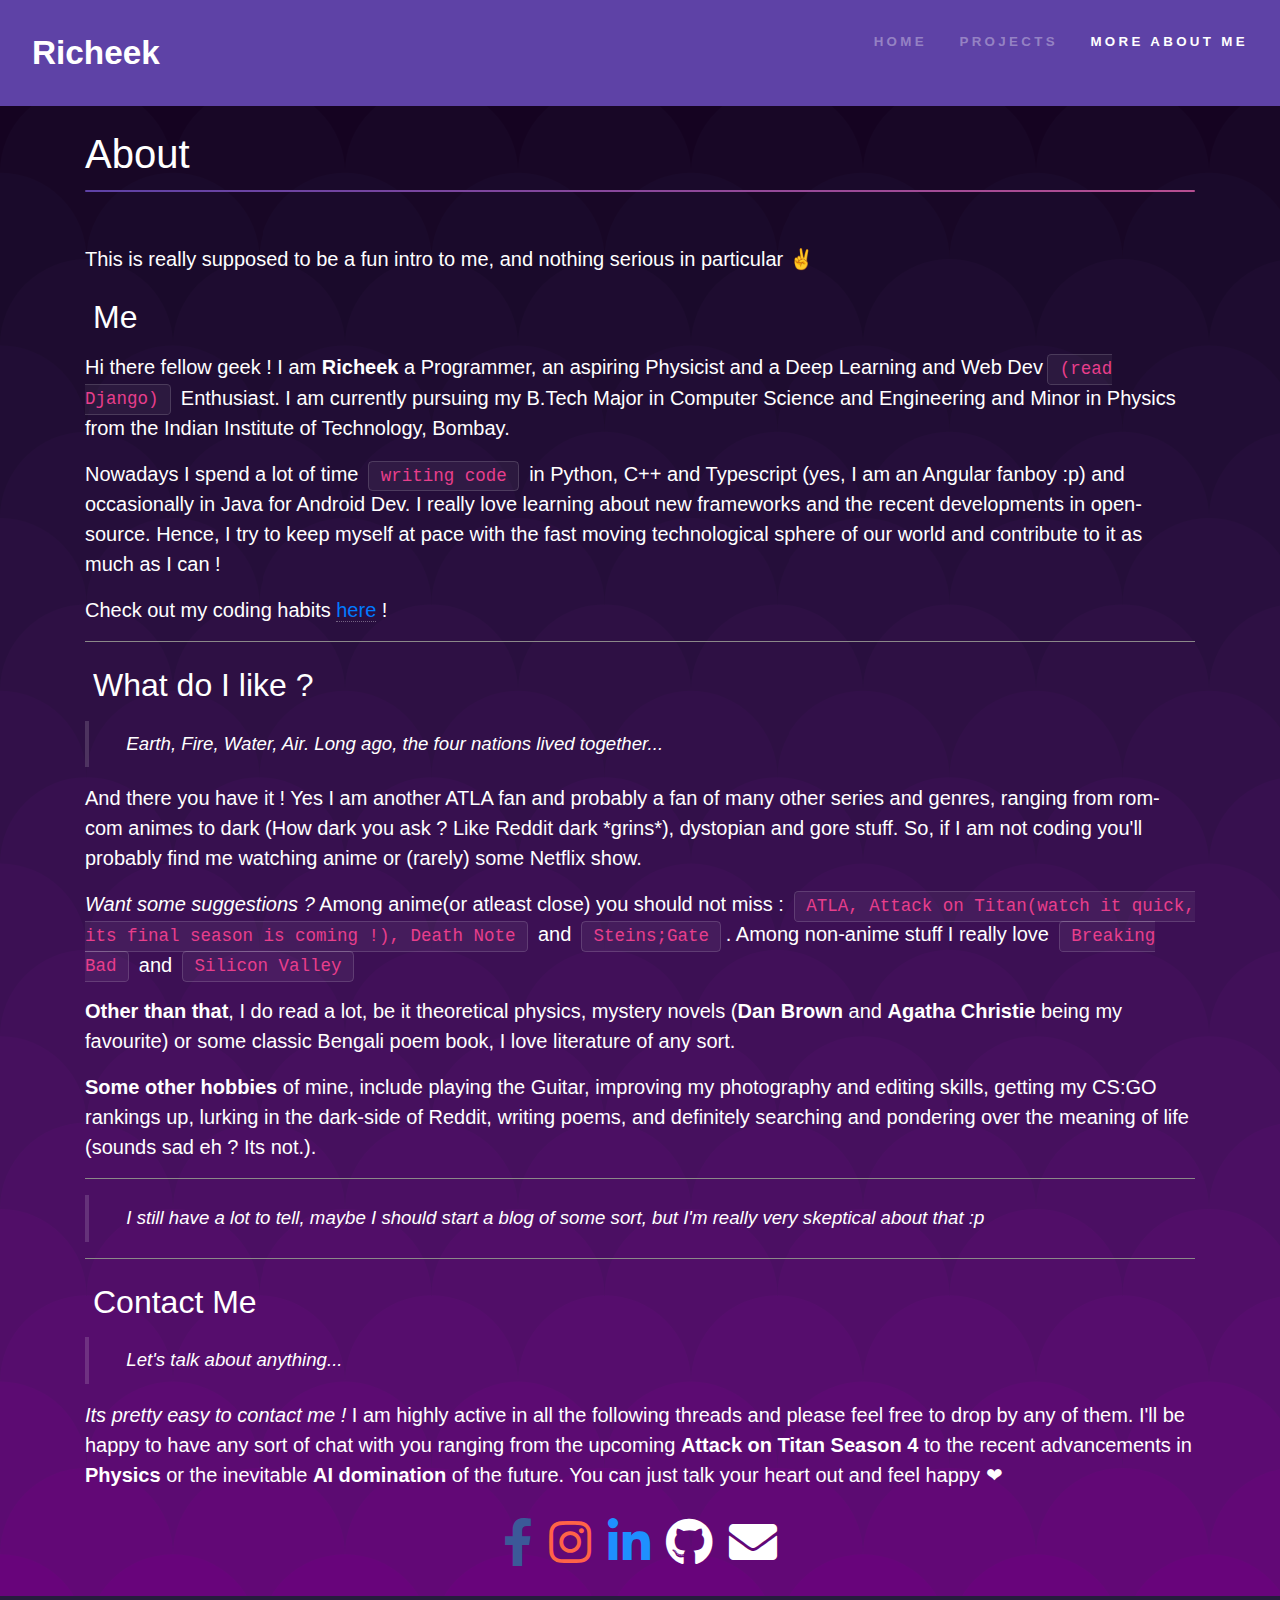
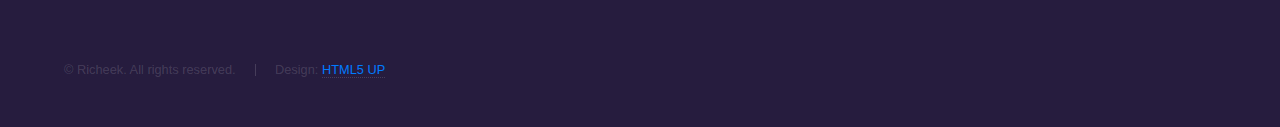
<file: about.html>
<!DOCTYPE HTML>
<!--
	Hyperspace by HTML5 UP
	html5up.net | @ajlkn
	Free for personal and commercial use under the CCA 3.0 license (html5up.net/license)
-->
<html>
	<head>
		<title>About - sudoRicheek</title>
		<meta charset="utf-8" />
		<meta name="viewport" content="width=device-width, initial-scale=1, user-scalable=no" />
		<link rel="shortcut icon" type="image/x-icon" href="images/favicon.ico" />
		<link rel="stylesheet" href="assets/css/main.css" />
        <link rel="stylesheet" href="https://maxcdn.bootstrapcdn.com/bootstrap/4.0.0/css/bootstrap.min.css" integrity="sha384-Gn5384xqQ1aoWXA+058RXPxPg6fy4IWvTNh0E263XmFcJlSAwiGgFAW/dAiS6JXm" crossorigin="anonymous">
<noscript><link rel="stylesheet" href="assets/css/noscript.css" /></noscript>
        <style type="text/css">
            p{
                font-size: 15pt;
            }
			body { 
				background-image: url('assets/css/images/Dragon-Scales.svg') !important; 
			}
		</style>
	</head>
	<body class="is-preload">

		<!-- Header -->
			<header id="header">
				<a href="index.html" class="title"  style="font-size: 25pt;">Richeek</a>
				<nav>
					<ul>
						<li><a href="index.html" style="font-size: 10pt;">Home</a></li>
						<li><a href="projects.html" style="font-size: 10pt;">Projects</a></li>
						<li><a href="about.html"  class="active" style="font-size: 10pt;">More About Me</a></li>
					</ul>
				</nav>
			</header>

		<!-- Wrapper -->
			<div id="wrapper">

				<!-- Main -->
					<section id="main" class="wrapper">
						<div class="container pt-4 text-white">
							<h1 class="major">About</h1>
                            <p>This is really supposed to be a fun intro to me, and nothing serious in particular ✌</p>
							<!-- Text -->
								<section>
									<h2 class="p-2">Me</h2>
									<p>Hi there fellow geek ! I am <b>Richeek</b> a Programmer, an aspiring Physicist and a Deep Learning and Web Dev<code>(read Django)</code> Enthusiast. I am currently pursuing my B.Tech Major in Computer Science and Engineering and Minor in Physics from the Indian Institute of Technology, Bombay.</p>
									<p>Nowadays I spend a lot of time <code>writing code</code> in Python, C++ and Typescript (yes, I am an Angular fanboy :p) and occasionally in Java for Android Dev. I really love learning about new frameworks and the recent developments in open-source. Hence, I try to keep myself at pace with the fast moving technological sphere of our world and contribute to it as much as I can !</p>
                                    
                                    <p>Check out my coding habits <a href="https://sourcerer.io/sudoricheek">here</a> !</p>
									<hr style="background-color: rgb(155, 153, 153);"/>
                                    
                                    <h2 class="p-2">What do I like ?</h2>
                                    <blockquote style="font-size: 14pt;">Earth, Fire, Water, Air. Long ago, the four nations lived together...</blockquote>
                                    <p>And there you have it ! Yes I am another ATLA fan and probably a fan of many other series and genres, ranging from rom-com animes to dark (How dark you ask ? Like Reddit dark *grins*), dystopian and gore stuff. So, if I am not coding you'll probably find me watching anime or (rarely) some Netflix show.</p>
                                    <p><i>Want some suggestions ?</i> Among anime(or atleast close) you should not miss : <code>ATLA, Attack on Titan(watch it quick, its final season is coming !), Death Note</code> and  <code>Steins;Gate</code>. Among non-anime stuff I really love <code>Breaking Bad</code> and <code>Silicon Valley</code></p>
                                    <p><b>Other than that</b>, I do read a lot, be it theoretical physics, mystery novels (<b>Dan Brown</b> and <b>Agatha Christie</b> being my favourite) or some classic Bengali poem book, I love literature of any sort.</p>
                                    <p><b>Some other hobbies</b> of mine, include playing the Guitar, improving my photography and editing skills, getting my CS:GO rankings up, lurking in the dark-side of Reddit, writing poems, and definitely searching and pondering over the meaning of life (sounds sad eh ? Its not.).</p>
                                    <hr style="background-color: rgb(155, 153, 153);"/>
                                    <blockquote style="font-size: 14pt;">I still have a lot to tell, maybe I should start a blog of some sort, but I'm really very skeptical about that :p</blockquote>
                                    <hr style="background-color: rgb(155, 153, 153);"/>

                                    <h2 class="p-2">Contact Me</h2>
                                    <blockquote style="font-size: 14pt;">
                                        Let's talk about anything...
                                    </blockquote>
                                    <p><i>Its pretty easy to contact me !</i> I am highly active in all the following threads and please feel free 
                                        to drop by any of them. I'll be happy to have any sort of chat with you ranging from the upcoming <strong>Attack on Titan Season 4</strong>
                                        to the recent advancements in <strong>Physics</strong> or the inevitable <strong>AI domination</strong> of the future. You can just talk your heart out and feel happy ❤</p>    
                                        
                                        <ul class="icons text-center">
                                            <li><a href="https://www.facebook.com/karan.swaminath.3" class="icon brands fa-facebook-f fa-3x" style="color: #3b5998;"><span class="label">Facebook</span></a></li>
                                            <li><a href="https://www.instagram.com/richeekdas2001/" class="icon brands fa-instagram fa-3x" style="color: tomato;"><span class="label">Instagram</span></a></li>
                                            <li><a href="https://www.linkedin.com/in/richeek-das-204b84188/" class="icon brands fa-linkedin-in fa-3x" style="color: dodgerblue;"><span class="label">LinkedIn</span></a></li>
                                            <li><a href="https://github.com/sudoRicheek" class="icon brands fa-github fa-3x" style="color: white;"><span class="label">Github</span></a></li>
                                            <li><a href="mailto:richeekdas2001@gmail.com" class="fa fa-envelope fa-3x" style="color:white; text-decoration: none;"><span class="label">Mail Me</span></a></li>
                                        </ul>

                                </section>
                        </div>
                    </section>
                </div>
                                    
                                    
		<!-- Footer -->
			<footer id="footer" class="wrapper alt">
				<div class="inner">
					<ul class="menu">
						<li>&copy; Richeek. All rights reserved.</li><li>Design: <a href="http://html5up.net">HTML5 UP</a></li>
					</ul>
				</div>
			</footer>

		<!-- Scripts -->
			<script src="assets/js/jquery.min.js"></script>
			<script src="assets/js/jquery.scrollex.min.js"></script>
			<script src="assets/js/jquery.scrolly.min.js"></script>
			<script src="assets/js/browser.min.js"></script>
			<script src="assets/js/breakpoints.min.js"></script>
			<script src="assets/js/util.js"></script>
			<script src="assets/js/main.js"></script>

	</body>
</html>
</file>
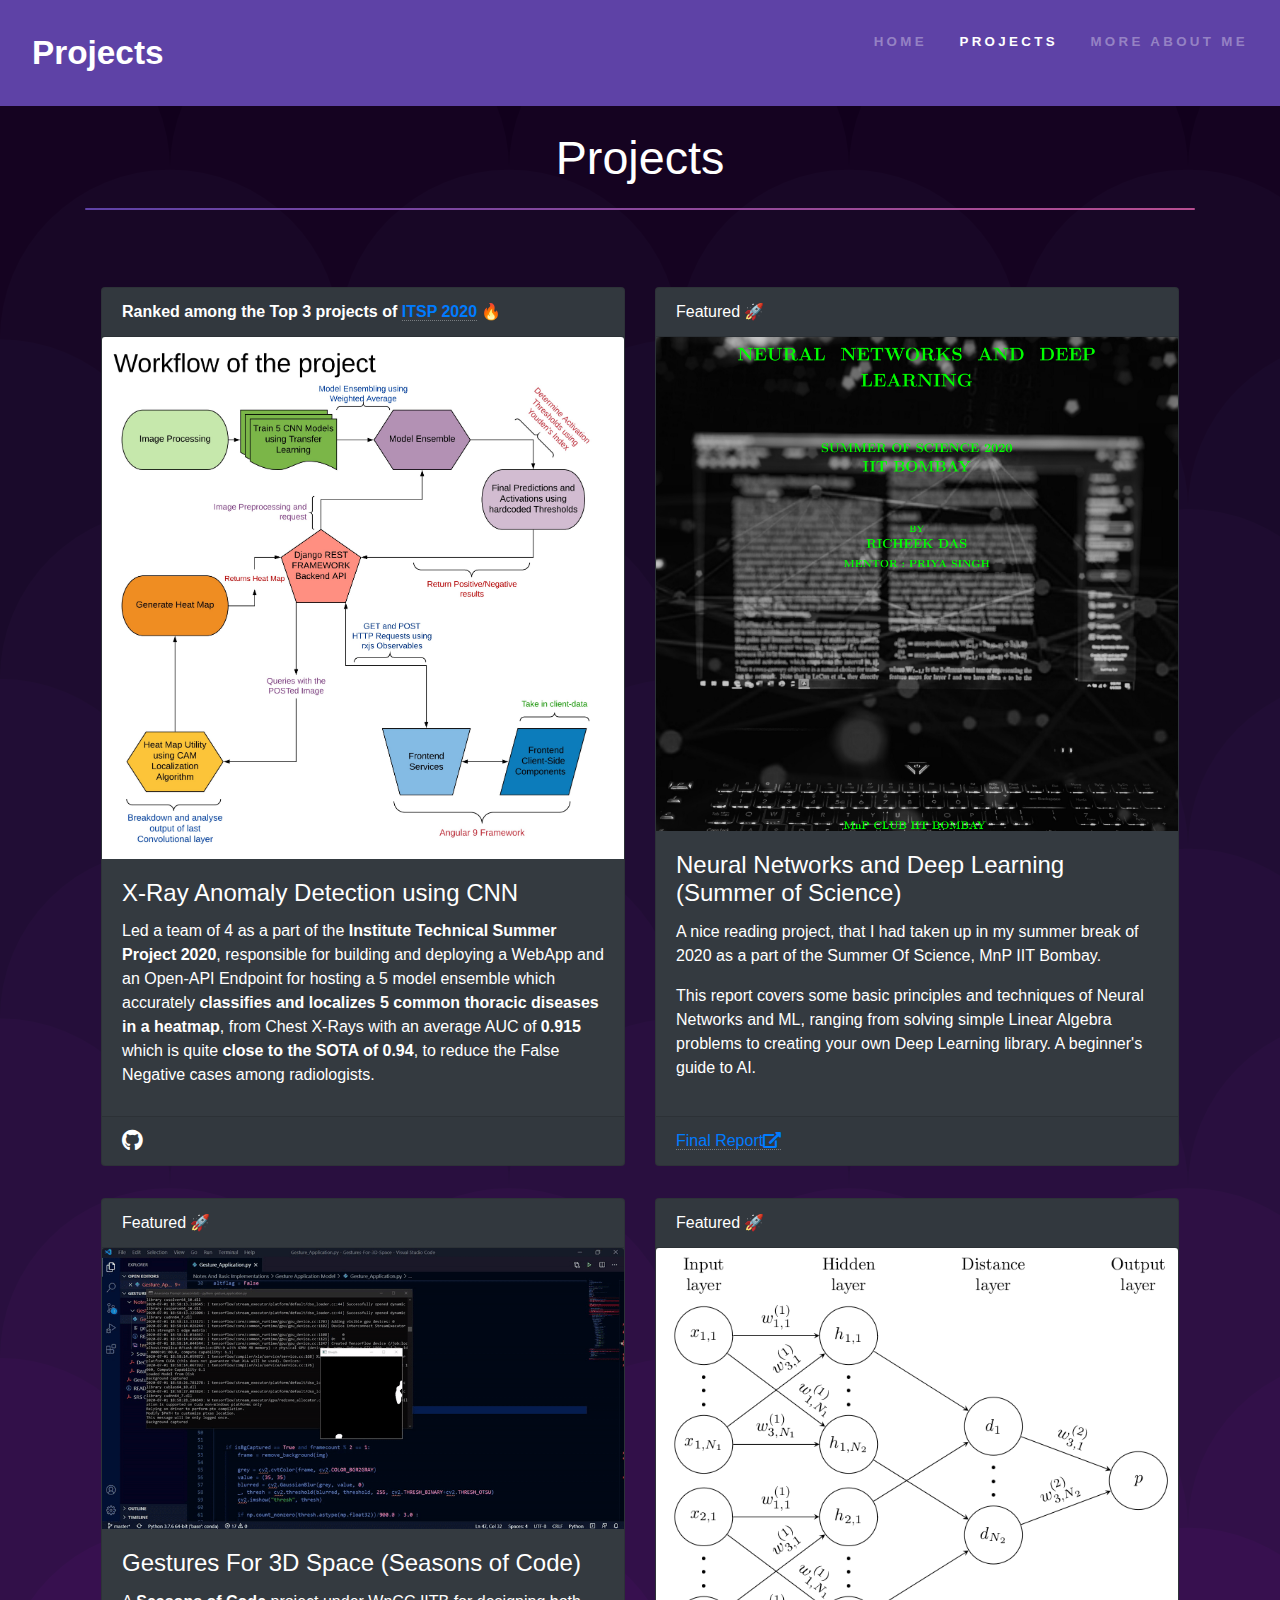
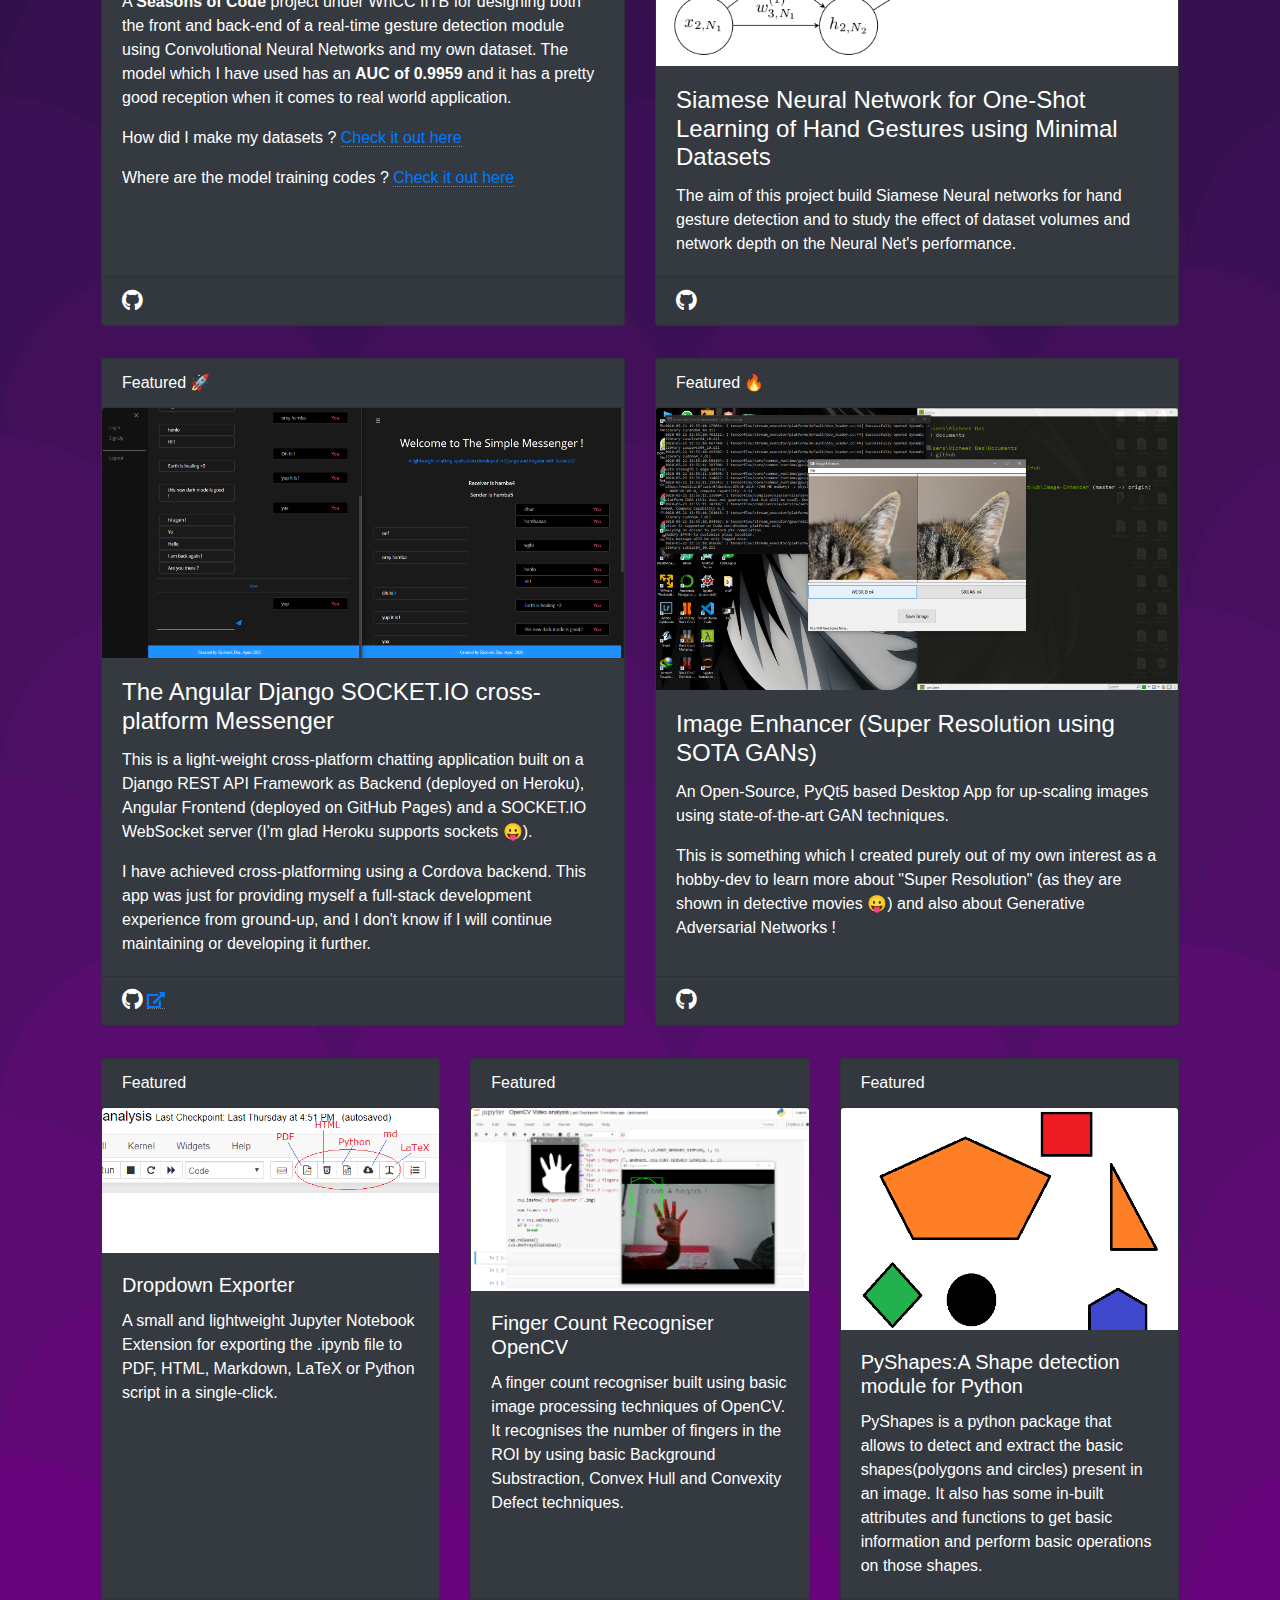
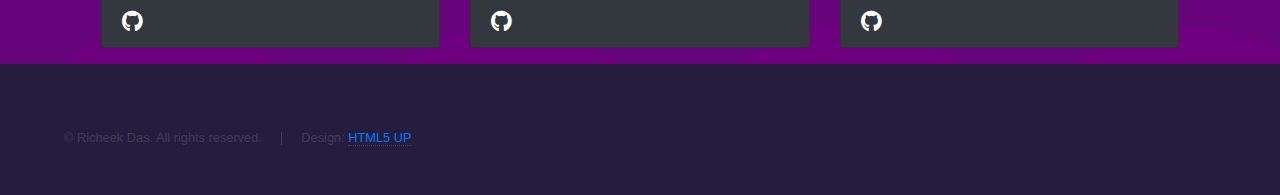
<file: projects.html>
<!DOCTYPE HTML>
<!--
	Hyperspace by HTML5 UP
	html5up.net | @ajlkn
	Free for personal and commercial use under the CCA 3.0 license (html5up.net/license)
-->
<html>
	<head>
		<title>Projects - sudoRicheek</title>
		<meta charset="utf-8" />
		<meta name="viewport" content="width=device-width, initial-scale=1, user-scalable=no" />
		<link rel="stylesheet" href="assets/css/main.css" />
		<link rel="shortcut icon" type="image/x-icon" href="images/favicon.ico" />
		<link rel="stylesheet" href="https://maxcdn.bootstrapcdn.com/bootstrap/4.0.0/css/bootstrap.min.css" integrity="sha384-Gn5384xqQ1aoWXA+058RXPxPg6fy4IWvTNh0E263XmFcJlSAwiGgFAW/dAiS6JXm" crossorigin="anonymous">

		<noscript><link rel="stylesheet" href="assets/css/noscript.css" /></noscript>
		<style type="text/css">
			a.fab{
				color: white;
				text-decoration: none;
				border: none;
			}
			body { 
				background-image: url('assets/css/images/Dragon-Scales.svg') !important;
			}
		</style>
	</head>
	<body class="is-preload">

		<!-- Header -->
			<header id="header">
				<a href="index.html" class="title" style="font-size: 25pt;">Projects</a>
				<nav>
					<ul>
						<li><a href="index.html" style="font-size: 10pt;">Home</a></li>
						<li><a href="projects.html" class="active" style="font-size: 10pt;">Projects</a></li>
						<li><a href="about.html" style="font-size: 10pt;">More About Me</a></li>
					</ul>
				</nav>
			</header>

		<!-- Wrapper -->
			<div class="container">
				<h1 class="major p-4 text-center text-white" style="font-size: 35pt;">Projects</h1>
				<div class="card-deck p-3">
					<div class="card text-white bg-dark">
						<div class="card-header">
							<strong>Ranked among the Top 3 projects of <a href="https://www.tech-iitb.org/itsp2020/certificate/">ITSP 2020</a></strong> 🔥
						</div>
						<img class="card-img-top" src="images/xrayflow.jpeg" alt="Card image cap">
						<div class="card-body">
							<h4 class="card-title">X-Ray Anomaly Detection using CNN</h4>
							<p class="card-text">Led a team of 4 as a part of the <strong>Institute Technical Summer Project 2020</strong>, responsible for building and deploying a WebApp and an Open-API Endpoint for hosting a 5 model ensemble which accurately <strong>classifies and localizes 5 common thoracic diseases in a heatmap</strong>, from Chest X-Rays with an average AUC of <strong>0.915</strong> which is quite <strong>close to the SOTA of 0.94</strong>, to reduce the False Negative cases among radiologists.</p>
						</div>
						<div class="card-footer">
							<a href="https://github.com/perxeptron" class="fab fa-github fa-lg" aria-hidden="true"></a>
						</div>
					</div>
					<div class="card text-white bg-dark">
						<div class="card-header">
							Featured 🚀
						</div>
						<img class="card-img-top" src="images/nndl.JPG" alt="Card image cap">
						<div class="card-body">
							<h4 class="card-title">Neural Networks and Deep Learning (Summer of Science)</h4>
							<p class="card-text">A nice reading project, that I had taken up in my summer break of 2020 as a part of the Summer Of Science, MnP IIT Bombay.</p>
							<p>This report covers some basic principles and techniques of Neural Networks and ML, ranging from solving simple Linear Algebra problems to creating your own Deep Learning library. A beginner's guide to AI.</p>
						</div>
						<div class="card-footer text-muted">
							<a href="https://github.com/sudoRicheek/NeuralNetworks-And-DeepLearning-SoS/raw/master/Neural%20Networks%20and%20Deep%20Learning%20Final%20Report.pdf" aria-hidden="true">Final Report<i class="fas fa-external-link-alt"></i></a>
						</div>
					</div>
					
				</div>

				<div class="card-deck p-3">
					<div class="card text-white bg-dark">
						<div class="card-header">
							Featured 🚀
						</div>
						<img class="card-img-top" src="images/gesture.gif" alt="Card image cap">
						<div class="card-body">
							<h4 class="card-title">Gestures For 3D Space (Seasons of Code)</h4>
							<p class="card-text">A <strong>Seasons of Code</strong> project under WnCC IITB for designing both the front and back-end of a real-time gesture detection module using Convolutional Neural Networks and my own dataset. The model which I have used has an <strong>AUC of 0.9959</strong> and it has a pretty good reception when it comes to real world application.</p>
							<p class="card-text">How did I make my datasets ? <a href="https://github.com/sudoRicheek/Dataset-Creator-For-Hand-Gestures">Check it out here</a></p>
							<p class="card-text">Where are the model training codes ? <a href="https://github.com/sudoRicheek/Gestures-CNN-Model-Creation-And-FineTuning">Check it out here</a></p>
						</div>
						<div class="card-footer text-muted">
							<a href="https://github.com/sudoRicheek/Gestures-For-3D-Space" class="fab fa-github fa-lg" aria-hidden="true"></a>
						</div>
					</div>
					<div class="card text-white bg-dark">
						<div class="card-header">
							Featured 🚀
						</div>
						<img class="card-img-top" src="images/siamese_nn.png" alt="Card image cap">
						<div class="card-body">
							<h4 class="card-title">Siamese Neural Network for One-Shot Learning of Hand Gestures using Minimal Datasets</h4>
							<p class="card-text">The aim of this project build Siamese Neural networks for hand gesture detection and to study the effect of dataset volumes and network depth on the Neural Net's performance.</p>
						</div>
						<div class="card-footer text-muted">
							<a href="https://github.com/sudoRicheek/Siamese-Net-One-Shot-Learning" class="fab fa-github fa-lg" aria-hidden="true"></a>
						</div>
					</div>
				</div>

				<div class="card-deck p-3">
					<div class="card text-white bg-dark">
						<div class="card-header">
							Featured 🚀
						</div>
						<img class="card-img-top" src="images/adsm.PNG" alt="Card image cap">
						<div class="card-body">
							<h4 class="card-title">The Angular Django SOCKET.IO cross-platform Messenger</h4>
							<p class="card-text">This is a light-weight cross-platform chatting application built on a Django REST API Framework as Backend (deployed on Heroku), Angular Frontend (deployed on GitHub Pages) and a SOCKET.IO WebSocket server (I'm glad Heroku supports sockets 😛).</p>
							<p class="card-text">I have achieved cross-platforming using a Cordova backend. This app was just for providing myself a full-stack development experience from ground-up, and I don't know if I will continue maintaining or developing it further.</p>
						</div>
						<div class="card-footer text-muted">
							<a href="https://github.com/sudoRicheek/The-Angular-Django-Socket-Messenger" class="fab fa-github fa-lg" aria-hidden="true"></a>
							<a href="https://sudoricheek.github.io/AngularChat/" class="fas fa-external-link-alt" aria-hidden="true"></a>
						</div>
					</div>
					<div class="card text-white bg-dark">
						<div class="card-header">
							Featured 🔥
						</div>
						<img class="card-img-top" src="images/imagenh.png" alt="Card image cap">
						<div class="card-body">
							<h4 class="card-title">Image Enhancer (Super Resolution using SOTA GANs)</h4>
							<p class="card-text">An Open-Source, PyQt5 based Desktop App for up-scaling images using state-of-the-art GAN techniques.</p>
							<p class="card-text">This is something which I created purely out of my own interest as a hobby-dev to learn more about "Super Resolution" (as they are shown in detective movies 😛) and also about Generative Adversarial Networks !</p>
						</div>
						<div class="card-footer text-muted">
							<a href="https://github.com/sudoRicheek/Image-Enhancer" class="fab fa-github fa-lg" aria-hidden="true"></a>
						</div>
					</div>
				</div>

				<div class="card-deck p-3">
					<div class="card text-white bg-dark">
						<div class="card-header">
							Featured
						</div>
						<img class="card-img-top" src="images/dropdown.PNG" alt="Card image cap">
						<div class="card-body">
							<h5 class="card-title">Dropdown Exporter</h5>
							<p class="card-text">A small and lightweight Jupyter Notebook Extension for exporting the .ipynb file to PDF, HTML, Markdown, LaTeX or Python script in a single-click.</p>
						</div>
						<div class="card-footer text-muted">
							<a href="https://github.com/sudoRicheek/DropdownExporter" class="fab fa-github fa-lg" aria-hidden="true"></a>
						</div>
					</div>
					<div class="card text-white bg-dark">
						<div class="card-header">
							Featured
						</div>
						<img class="card-img-top" src="images/finger.png" alt="Card image cap">
						<div class="card-body">
							<h5 class="card-title">Finger Count Recogniser OpenCV</h5>
							<p class="card-text">A finger count recogniser built using basic image processing techniques of OpenCV. It recognises the number of fingers in the ROI by using basic Background Substraction, Convex Hull and Convexity Defect techniques.</p>
						</div>
						<div class="card-footer text-muted">
							<a href="https://github.com/sudoRicheek/Finger-Count-Recogniser-OpenCV" class="fab fa-github fa-lg" aria-hidden="true"></a>
						</div>
					</div>
					<div class="card text-white bg-dark">
						<div class="card-header">
							Featured
						</div>
						<img class="card-img-top" src="images/shapes.png" alt="Card image cap">
						<div class="card-body">
							<h5 class="card-title">PyShapes:A Shape detection module for Python</h5>
							<p class="card-text">PyShapes is a python package that allows to detect and extract the basic shapes(polygons and circles) present in an image. It also has some in-built attributes and functions to get basic information and perform basic operations on those shapes.</p>
						</div>
						<div class="card-footer text-muted">
							<a href="https://github.com/sudoRicheek/PyShapes" class="fab fa-github fa-lg" aria-hidden="true"></a>
						</div>
					</div>
				</div>
			</div>

			

		<!-- Footer -->
			<footer id="footer" class="wrapper alt">
				<div class="inner">
					<ul class="menu">
						<li>&copy; Richeek Das. All rights reserved.</li><li>Design: <a href="http://html5up.net">HTML5 UP</a></li>
					</ul>
				</div>
			</footer>

		<!-- Scripts -->
			<script src="assets/js/jquery.min.js"></script>
			<script src="assets/js/jquery.scrollex.min.js"></script>
			<script src="assets/js/jquery.scrolly.min.js"></script>
			<script src="assets/js/browser.min.js"></script>
			<script src="assets/js/breakpoints.min.js"></script>
			<script src="assets/js/util.js"></script>
			<script src="assets/js/main.js"></script>
			<script src="https://code.jquery.com/jquery-3.2.1.slim.min.js" integrity="sha384-KJ3o2DKtIkvYIK3UENzmM7KCkRr/rE9/Qpg6aAZGJwFDMVNA/GpGFF93hXpG5KkN" crossorigin="anonymous"></script>
			<script src="https://cdnjs.cloudflare.com/ajax/libs/popper.js/1.12.9/umd/popper.min.js" integrity="sha384-ApNbgh9B+Y1QKtv3Rn7W3mgPxhU9K/ScQsAP7hUibX39j7fakFPskvXusvfa0b4Q" crossorigin="anonymous"></script>
			<script src="https://maxcdn.bootstrapcdn.com/bootstrap/4.0.0/js/bootstrap.min.js" integrity="sha384-JZR6Spejh4U02d8jOt6vLEHfe/JQGiRRSQQxSfFWpi1MquVdAyjUar5+76PVCmYl" crossorigin="anonymous"></script>

	</body>
</html>
</file>
<file: assets/css/noscript.css>
/*
	Hyperspace by HTML5 UP
	html5up.net | @ajlkn
	Free for personal and commercial use under the CCA 3.0 license (html5up.net/license)
*/

/* Spotlights */

	.spotlights > section > .image:before {
		opacity: 0 !important;
	}

	.spotlights > section > .content > .inner {
		-moz-transform: none !important;
		-webkit-transform: none !important;
		-ms-transform: none !important;
		transform: none !important;
		opacity: 1 !important;
	}

/* Wrapper */

	.wrapper > .inner {
		opacity: 1 !important;
		-moz-transform: none !important;
		-webkit-transform: none !important;
		-ms-transform: none !important;
		transform: none !important;
	}

/* Sidebar */

	#sidebar > .inner {
		opacity: 1 !important;
	}

	#sidebar nav > ul > li {
		-moz-transform: none !important;
		-webkit-transform: none !important;
		-ms-transform: none !important;
		transform: none !important;
		opacity: 1 !important;
	}
</file>
<file: assets/css/main.css>
@import url(fontawesome-all.min.css);

/*
	Hyperspace by HTML5 UP
	html5up.net | @ajlkn
	Free for personal and commercial use under the CCA 3.0 license (html5up.net/license)
*/

html, body, div, span, applet, object,
iframe, h1, h2, h3, h4, h5, h6, p, blockquote,
pre, a, abbr, acronym, address, big, cite,
code, del, dfn, em, img, ins, kbd, q, s, samp,
small, strike, strong, sub, sup, tt, var, b,
u, i, center, dl, dt, dd, ol, ul, li, fieldset,
form, label, legend, table, caption, tbody,
tfoot, thead, tr, th, td, article, aside,
canvas, details, embed, figure, figcaption,
footer, header, hgroup, menu, nav, output, ruby,
section, summary, time, mark, audio, video {
	margin: 0;
	padding: 0;
	border: 0;
	font-size: 100%;
	font: inherit;
	vertical-align: baseline;}

article, aside, details, figcaption, figure,
footer, header, hgroup, menu, nav, section {
	display: block;}

body {
	line-height: 1;
}

ol, ul {
	list-style: none;
}

#particles-js {
	background-image: url('images/stars1.jpg');
	background-repeat: no-repeat;
	background-size: cover;
	height: 100vh;
}


.btext{
    color: #f9f3f4;
    position: absolute;
    text-align: center;
    top: 40%;
    width: 100%;
    line-height: 2em;
}

blockquote, q {
	quotes: none;
}

	blockquote:before, blockquote:after, q:before, q:after {
		content: '';
		content: none;
	}

table {
	border-collapse: collapse;
	border-spacing: 0;
}

body {
	-webkit-text-size-adjust: none;
}

mark {
	background-color: transparent;
	color: inherit;
}

input::-moz-focus-inner {
	border: 0;
	padding: 0;
}

input, select, textarea {
	-moz-appearance: none;
	-webkit-appearance: none;
	-ms-appearance: none;
	appearance: none;
}

/* Basic */

	@-ms-viewport {
		width: device-width;
	}

	body {
		-ms-overflow-style: scrollbar;
	}

	@media screen and (max-width: 480px) {

		html, body {
			min-width: 320px;
		}

	}

	html {
		box-sizing: border-box;
	}

	*, *:before, *:after {
		box-sizing: inherit;
	}

	body {
		background: #312450;
	}

		body.is-preload *, body.is-preload *:before, body.is-preload *:after {
			-moz-animation: none !important;
			-webkit-animation: none !important;
			-ms-animation: none !important;
			animation: none !important;
			-moz-transition: none !important;
			-webkit-transition: none !important;
			-ms-transition: none !important;
			transition: none !important;
		}

/* Type */

	body, input, select, textarea {
		color: rgba(255, 255, 255, 0.55);
		font-family: Arial, Helvetica, sans-serif;
		font-size: 16.5pt;
		font-weight: normal;
		line-height: 1.75;
	}

		@media screen and (max-width: 1680px) {

			body, input, select, textarea {
				font-size: 13pt;
			}

		}

		@media screen and (max-width: 1280px) {

			body, input, select, textarea {
				font-size: 12pt;
			}

		}

		@media screen and (max-width: 360px) {

			body, input, select, textarea {
				font-size: 11pt;
			}

		}

	a {
		-moz-transition: color 0.2s ease, border-bottom-color 0.2s ease;
		-webkit-transition: color 0.2s ease, border-bottom-color 0.2s ease;
		-ms-transition: color 0.2s ease, border-bottom-color 0.2s ease;
		transition: color 0.2s ease, border-bottom-color 0.2s ease;
		border-bottom: dotted 1px rgba(255, 255, 255, 0.35);
		color: inherit;
		text-decoration: none;
	}

		a:hover {
			border-bottom-color: transparent;
			color: #ffffff;
		}

	strong, b {
		color: #ffffff;
		font-weight: bold;
	}

	em, i {
		font-style: italic;
	}

	p {
		margin: 0 0 2em 0;
	}

	h1, h2, h3, h4, h5, h6 {
		color: #ffffff;
		font-weight: bold;
		line-height: 1.5;
		margin: 0 0 0.5em 0;
	}

		h1 a, h2 a, h3 a, h4 a, h5 a, h6 a {
			color: inherit;
			text-decoration: none;
		}

	h1 {
		font-size: 2.75em;
	}

		h1.major {
			margin: 0 0 1.3em 0;
			position: relative;
			padding-bottom: 0.35em;
		}

			h1.major:after {
				background-image: -moz-linear-gradient(to right, #5e42a6, #b74e91);
				background-image: -webkit-linear-gradient(to right, #5e42a6, #b74e91);
				background-image: -ms-linear-gradient(to right, #5e42a6, #b74e91);
				background-image: linear-gradient(to right, #5e42a6, #b74e91);
				-moz-transition: max-width 0.2s ease;
				-webkit-transition: max-width 0.2s ease;
				-ms-transition: max-width 0.2s ease;
				transition: max-width 0.2s ease;
				border-radius: 0.2em;
				bottom: 0;
				content: '';
				height: 0.05em;
				position: absolute;
				right: 0;
				width: 100%;
			}

	h2 {
		font-size: 1.75em;
	}

	h3 {
		font-size: 1.1em;
	}

	h4 {
		font-size: 1em;
	}

	h5 {
		font-size: 0.8em;
	}

	h6 {
		font-size: 0.6em;
	}

	@media screen and (max-width: 736px) {

		h1 {
			font-size: 2em;
		}

		h2 {
			font-size: 1.25em;
		}

		h3 {
			font-size: 1em;
		}

		h4 {
			font-size: 0.8em;
		}

		h5 {
			font-size: 0.6em;
		}

		h6 {
			font-size: 0.6em;
		}

	}

	sub {
		font-size: 0.8em;
		position: relative;
		top: 0.5em;
	}

	sup {
		font-size: 0.8em;
		position: relative;
		top: -0.5em;
	}

	blockquote {
		border-left: solid 4px rgba(255, 255, 255, 0.15);
		font-style: italic;
		margin: 0 0 2em 0;
		padding: 0.5em 0 0.5em 2em;
	}

	code {
		background: rgba(255, 255, 255, 0.05);
		border-radius: 0.25em;
		border: solid 1px rgba(255, 255, 255, 0.15);
		font-family: "Courier New", monospace;
		font-size: 0.9em;
		margin: 0 0.25em;
		padding: 0.25em 0.65em;
	}

	pre {
		-webkit-overflow-scrolling: touch;
		font-family: "Courier New", monospace;
		font-size: 0.9em;
		margin: 0 0 2em 0;
	}

		pre code {
			display: block;
			line-height: 1.75em;
			padding: 1em 1.5em;
			overflow-x: auto;
		}

	hr {
		border: 0;
		border-bottom: solid 1px rgba(255, 255, 255, 0.15);
		margin: 2em 0;
	}

		hr.major {
			margin: 3em 0;
		}

	.align-left {
		text-align: left;
	}

	.align-center {
		text-align: center;
	}

	.align-right {
		text-align: right;
	}

/* Row */

	.row {
		display: flex;
		flex-wrap: wrap;
		box-sizing: border-box;
		align-items: stretch;
	}

		.row > * {
			box-sizing: border-box;
		}

		.row.gtr-uniform > * > :last-child {
			margin-bottom: 0;
		}

		.row.aln-left {
			justify-content: flex-start;
		}

		.row.aln-center {
			justify-content: center;
		}

		.row.aln-right {
			justify-content: flex-end;
		}

		.row.aln-top {
			align-items: flex-start;
		}

		.row.aln-middle {
			align-items: center;
		}

		.row.aln-bottom {
			align-items: flex-end;
		}

		.row > .imp {
			order: -1;
		}

		.row > .col-1 {
			width: 8.33333%;
		}

		.row > .off-1 {
			margin-left: 8.33333%;
		}

		.row > .col-2 {
			width: 16.66667%;
		}

		.row > .off-2 {
			margin-left: 16.66667%;
		}

		.row > .col-3 {
			width: 25%;
		}

		.row > .off-3 {
			margin-left: 25%;
		}

		.row > .col-4 {
			width: 33.33333%;
		}

		.row > .off-4 {
			margin-left: 33.33333%;
		}

		.row > .col-5 {
			width: 41.66667%;
		}

		.row > .off-5 {
			margin-left: 41.66667%;
		}

		.row > .col-6 {
			width: 50%;
		}

		.row > .off-6 {
			margin-left: 50%;
		}

		.row > .col-7 {
			width: 58.33333%;
		}

		.row > .off-7 {
			margin-left: 58.33333%;
		}

		.row > .col-8 {
			width: 66.66667%;
		}

		.row > .off-8 {
			margin-left: 66.66667%;
		}

		.row > .col-9 {
			width: 75%;
		}

		.row > .off-9 {
			margin-left: 75%;
		}

		.row > .col-10 {
			width: 83.33333%;
		}

		.row > .off-10 {
			margin-left: 83.33333%;
		}

		.row > .col-11 {
			width: 91.66667%;
		}

		.row > .off-11 {
			margin-left: 91.66667%;
		}

		.row > .col-12 {
			width: 100%;
		}

		.row > .off-12 {
			margin-left: 100%;
		}

		.row.gtr-0 {
			margin-top: 0;
			margin-left: 0em;
		}

			.row.gtr-0 > * {
				padding: 0 0 0 0em;
			}

			.row.gtr-0.gtr-uniform {
				margin-top: 0em;
			}

				.row.gtr-0.gtr-uniform > * {
					padding-top: 0em;
				}

		.row.gtr-25 {
			margin-top: 0;
			margin-left: -0.375em;
		}

			.row.gtr-25 > * {
				padding: 0 0 0 0.375em;
			}

			.row.gtr-25.gtr-uniform {
				margin-top: -0.375em;
			}

				.row.gtr-25.gtr-uniform > * {
					padding-top: 0.375em;
				}

		.row.gtr-50 {
			margin-top: 0;
			margin-left: -0.75em;
		}

			.row.gtr-50 > * {
				padding: 0 0 0 0.75em;
			}

			.row.gtr-50.gtr-uniform {
				margin-top: -0.75em;
			}

				.row.gtr-50.gtr-uniform > * {
					padding-top: 0.75em;
				}

		.row {
			margin-top: 0;
			margin-left: -1.5em;
		}

			.row > * {
				padding: 0 0 0 1.5em;
			}

			.row.gtr-uniform {
				margin-top: -1.5em;
			}

				.row.gtr-uniform > * {
					padding-top: 1.5em;
				}

		.row.gtr-150 {
			margin-top: 0;
			margin-left: -2.25em;
		}

			.row.gtr-150 > * {
				padding: 0 0 0 2.25em;
			}

			.row.gtr-150.gtr-uniform {
				margin-top: -2.25em;
			}

				.row.gtr-150.gtr-uniform > * {
					padding-top: 2.25em;
				}

		.row.gtr-200 {
			margin-top: 0;
			margin-left: -3em;
		}

			.row.gtr-200 > * {
				padding: 0 0 0 3em;
			}

			.row.gtr-200.gtr-uniform {
				margin-top: -3em;
			}

				.row.gtr-200.gtr-uniform > * {
					padding-top: 3em;
				}

		@media screen and (max-width: 1680px) {

			.row {
				display: flex;
				flex-wrap: wrap;
				box-sizing: border-box;
				align-items: stretch;
			}

				.row > * {
					box-sizing: border-box;
				}

				.row.gtr-uniform > * > :last-child {
					margin-bottom: 0;
				}

				.row.aln-left {
					justify-content: flex-start;
				}

				.row.aln-center {
					justify-content: center;
				}

				.row.aln-right {
					justify-content: flex-end;
				}

				.row.aln-top {
					align-items: flex-start;
				}

				.row.aln-middle {
					align-items: center;
				}

				.row.aln-bottom {
					align-items: flex-end;
				}

				.row > .imp-xlarge {
					order: -1;
				}

				.row > .col-1-xlarge {
					width: 8.33333%;
				}

				.row > .off-1-xlarge {
					margin-left: 8.33333%;
				}

				.row > .col-2-xlarge {
					width: 16.66667%;
				}

				.row > .off-2-xlarge {
					margin-left: 16.66667%;
				}

				.row > .col-3-xlarge {
					width: 25%;
				}

				.row > .off-3-xlarge {
					margin-left: 25%;
				}

				.row > .col-4-xlarge {
					width: 33.33333%;
				}

				.row > .off-4-xlarge {
					margin-left: 33.33333%;
				}

				.row > .col-5-xlarge {
					width: 41.66667%;
				}

				.row > .off-5-xlarge {
					margin-left: 41.66667%;
				}

				.row > .col-6-xlarge {
					width: 50%;
				}

				.row > .off-6-xlarge {
					margin-left: 50%;
				}

				.row > .col-7-xlarge {
					width: 58.33333%;
				}

				.row > .off-7-xlarge {
					margin-left: 58.33333%;
				}

				.row > .col-8-xlarge {
					width: 66.66667%;
				}

				.row > .off-8-xlarge {
					margin-left: 66.66667%;
				}

				.row > .col-9-xlarge {
					width: 75%;
				}

				.row > .off-9-xlarge {
					margin-left: 75%;
				}

				.row > .col-10-xlarge {
					width: 83.33333%;
				}

				.row > .off-10-xlarge {
					margin-left: 83.33333%;
				}

				.row > .col-11-xlarge {
					width: 91.66667%;
				}

				.row > .off-11-xlarge {
					margin-left: 91.66667%;
				}

				.row > .col-12-xlarge {
					width: 100%;
				}

				.row > .off-12-xlarge {
					margin-left: 100%;
				}

				.row.gtr-0 {
					margin-top: 0;
					margin-left: 0em;
				}

					.row.gtr-0 > * {
						padding: 0 0 0 0em;
					}

					.row.gtr-0.gtr-uniform {
						margin-top: 0em;
					}

						.row.gtr-0.gtr-uniform > * {
							padding-top: 0em;
						}

				.row.gtr-25 {
					margin-top: 0;
					margin-left: -0.375em;
				}

					.row.gtr-25 > * {
						padding: 0 0 0 0.375em;
					}

					.row.gtr-25.gtr-uniform {
						margin-top: -0.375em;
					}

						.row.gtr-25.gtr-uniform > * {
							padding-top: 0.375em;
						}

				.row.gtr-50 {
					margin-top: 0;
					margin-left: -0.75em;
				}

					.row.gtr-50 > * {
						padding: 0 0 0 0.75em;
					}

					.row.gtr-50.gtr-uniform {
						margin-top: -0.75em;
					}

						.row.gtr-50.gtr-uniform > * {
							padding-top: 0.75em;
						}

				.row {
					margin-top: 0;
					margin-left: -1.5em;
				}

					.row > * {
						padding: 0 0 0 1.5em;
					}

					.row.gtr-uniform {
						margin-top: -1.5em;
					}

						.row.gtr-uniform > * {
							padding-top: 1.5em;
						}

				.row.gtr-150 {
					margin-top: 0;
					margin-left: -2.25em;
				}

					.row.gtr-150 > * {
						padding: 0 0 0 2.25em;
					}

					.row.gtr-150.gtr-uniform {
						margin-top: -2.25em;
					}

						.row.gtr-150.gtr-uniform > * {
							padding-top: 2.25em;
						}

				.row.gtr-200 {
					margin-top: 0;
					margin-left: -3em;
				}

					.row.gtr-200 > * {
						padding: 0 0 0 3em;
					}

					.row.gtr-200.gtr-uniform {
						margin-top: -3em;
					}

						.row.gtr-200.gtr-uniform > * {
							padding-top: 3em;
						}

		}

		@media screen and (max-width: 1280px) {

			.row {
				display: flex;
				flex-wrap: wrap;
				box-sizing: border-box;
				align-items: stretch;
			}

				.row > * {
					box-sizing: border-box;
				}

				.row.gtr-uniform > * > :last-child {
					margin-bottom: 0;
				}

				.row.aln-left {
					justify-content: flex-start;
				}

				.row.aln-center {
					justify-content: center;
				}

				.row.aln-right {
					justify-content: flex-end;
				}

				.row.aln-top {
					align-items: flex-start;
				}

				.row.aln-middle {
					align-items: center;
				}

				.row.aln-bottom {
					align-items: flex-end;
				}

				.row > .imp-large {
					order: -1;
				}

				.row > .col-1-large {
					width: 8.33333%;
				}

				.row > .off-1-large {
					margin-left: 8.33333%;
				}

				.row > .col-2-large {
					width: 16.66667%;
				}

				.row > .off-2-large {
					margin-left: 16.66667%;
				}

				.row > .col-3-large {
					width: 25%;
				}

				.row > .off-3-large {
					margin-left: 25%;
				}

				.row > .col-4-large {
					width: 33.33333%;
				}

				.row > .off-4-large {
					margin-left: 33.33333%;
				}

				.row > .col-5-large {
					width: 41.66667%;
				}

				.row > .off-5-large {
					margin-left: 41.66667%;
				}

				.row > .col-6-large {
					width: 50%;
				}

				.row > .off-6-large {
					margin-left: 50%;
				}

				.row > .col-7-large {
					width: 58.33333%;
				}

				.row > .off-7-large {
					margin-left: 58.33333%;
				}

				.row > .col-8-large {
					width: 66.66667%;
				}

				.row > .off-8-large {
					margin-left: 66.66667%;
				}

				.row > .col-9-large {
					width: 75%;
				}

				.row > .off-9-large {
					margin-left: 75%;
				}

				.row > .col-10-large {
					width: 83.33333%;
				}

				.row > .off-10-large {
					margin-left: 83.33333%;
				}

				.row > .col-11-large {
					width: 91.66667%;
				}

				.row > .off-11-large {
					margin-left: 91.66667%;
				}

				.row > .col-12-large {
					width: 100%;
				}

				.row > .off-12-large {
					margin-left: 100%;
				}

				.row.gtr-0 {
					margin-top: 0;
					margin-left: 0em;
				}

					.row.gtr-0 > * {
						padding: 0 0 0 0em;
					}

					.row.gtr-0.gtr-uniform {
						margin-top: 0em;
					}

						.row.gtr-0.gtr-uniform > * {
							padding-top: 0em;
						}

				.row.gtr-25 {
					margin-top: 0;
					margin-left: -0.375em;
				}

					.row.gtr-25 > * {
						padding: 0 0 0 0.375em;
					}

					.row.gtr-25.gtr-uniform {
						margin-top: -0.375em;
					}

						.row.gtr-25.gtr-uniform > * {
							padding-top: 0.375em;
						}

				.row.gtr-50 {
					margin-top: 0;
					margin-left: -0.75em;
				}

					.row.gtr-50 > * {
						padding: 0 0 0 0.75em;
					}

					.row.gtr-50.gtr-uniform {
						margin-top: -0.75em;
					}

						.row.gtr-50.gtr-uniform > * {
							padding-top: 0.75em;
						}

				.row {
					margin-top: 0;
					margin-left: -1.5em;
				}

					.row > * {
						padding: 0 0 0 1.5em;
					}

					.row.gtr-uniform {
						margin-top: -1.5em;
					}

						.row.gtr-uniform > * {
							padding-top: 1.5em;
						}

				.row.gtr-150 {
					margin-top: 0;
					margin-left: -2.25em;
				}

					.row.gtr-150 > * {
						padding: 0 0 0 2.25em;
					}

					.row.gtr-150.gtr-uniform {
						margin-top: -2.25em;
					}

						.row.gtr-150.gtr-uniform > * {
							padding-top: 2.25em;
						}

				.row.gtr-200 {
					margin-top: 0;
					margin-left: -3em;
				}

					.row.gtr-200 > * {
						padding: 0 0 0 3em;
					}

					.row.gtr-200.gtr-uniform {
						margin-top: -3em;
					}

						.row.gtr-200.gtr-uniform > * {
							padding-top: 3em;
						}

		}

		@media screen and (max-width: 980px) {

			.row {
				display: flex;
				flex-wrap: wrap;
				box-sizing: border-box;
				align-items: stretch;
			}

				.row > * {
					box-sizing: border-box;
				}

				.row.gtr-uniform > * > :last-child {
					margin-bottom: 0;
				}

				.row.aln-left {
					justify-content: flex-start;
				}

				.row.aln-center {
					justify-content: center;
				}

				.row.aln-right {
					justify-content: flex-end;
				}

				.row.aln-top {
					align-items: flex-start;
				}

				.row.aln-middle {
					align-items: center;
				}

				.row.aln-bottom {
					align-items: flex-end;
				}

				.row > .imp-medium {
					order: -1;
				}

				.row > .col-1-medium {
					width: 8.33333%;
				}

				.row > .off-1-medium {
					margin-left: 8.33333%;
				}

				.row > .col-2-medium {
					width: 16.66667%;
				}

				.row > .off-2-medium {
					margin-left: 16.66667%;
				}

				.row > .col-3-medium {
					width: 25%;
				}

				.row > .off-3-medium {
					margin-left: 25%;
				}

				.row > .col-4-medium {
					width: 33.33333%;
				}

				.row > .off-4-medium {
					margin-left: 33.33333%;
				}

				.row > .col-5-medium {
					width: 41.66667%;
				}

				.row > .off-5-medium {
					margin-left: 41.66667%;
				}

				.row > .col-6-medium {
					width: 50%;
				}

				.row > .off-6-medium {
					margin-left: 50%;
				}

				.row > .col-7-medium {
					width: 58.33333%;
				}

				.row > .off-7-medium {
					margin-left: 58.33333%;
				}

				.row > .col-8-medium {
					width: 66.66667%;
				}

				.row > .off-8-medium {
					margin-left: 66.66667%;
				}

				.row > .col-9-medium {
					width: 75%;
				}

				.row > .off-9-medium {
					margin-left: 75%;
				}

				.row > .col-10-medium {
					width: 83.33333%;
				}

				.row > .off-10-medium {
					margin-left: 83.33333%;
				}

				.row > .col-11-medium {
					width: 91.66667%;
				}

				.row > .off-11-medium {
					margin-left: 91.66667%;
				}

				.row > .col-12-medium {
					width: 100%;
				}

				.row > .off-12-medium {
					margin-left: 100%;
				}

				.row.gtr-0 {
					margin-top: 0;
					margin-left: 0em;
				}

					.row.gtr-0 > * {
						padding: 0 0 0 0em;
					}

					.row.gtr-0.gtr-uniform {
						margin-top: 0em;
					}

						.row.gtr-0.gtr-uniform > * {
							padding-top: 0em;
						}

				.row.gtr-25 {
					margin-top: 0;
					margin-left: -0.375em;
				}

					.row.gtr-25 > * {
						padding: 0 0 0 0.375em;
					}

					.row.gtr-25.gtr-uniform {
						margin-top: -0.375em;
					}

						.row.gtr-25.gtr-uniform > * {
							padding-top: 0.375em;
						}

				.row.gtr-50 {
					margin-top: 0;
					margin-left: -0.75em;
				}

					.row.gtr-50 > * {
						padding: 0 0 0 0.75em;
					}

					.row.gtr-50.gtr-uniform {
						margin-top: -0.75em;
					}

						.row.gtr-50.gtr-uniform > * {
							padding-top: 0.75em;
						}

				.row {
					margin-top: 0;
					margin-left: -1.5em;
				}

					.row > * {
						padding: 0 0 0 1.5em;
					}

					.row.gtr-uniform {
						margin-top: -1.5em;
					}

						.row.gtr-uniform > * {
							padding-top: 1.5em;
						}

				.row.gtr-150 {
					margin-top: 0;
					margin-left: -2.25em;
				}

					.row.gtr-150 > * {
						padding: 0 0 0 2.25em;
					}

					.row.gtr-150.gtr-uniform {
						margin-top: -2.25em;
					}

						.row.gtr-150.gtr-uniform > * {
							padding-top: 2.25em;
						}

				.row.gtr-200 {
					margin-top: 0;
					margin-left: -3em;
				}

					.row.gtr-200 > * {
						padding: 0 0 0 3em;
					}

					.row.gtr-200.gtr-uniform {
						margin-top: -3em;
					}

						.row.gtr-200.gtr-uniform > * {
							padding-top: 3em;
						}

		}

		@media screen and (max-width: 736px) {

			.row {
				display: flex;
				flex-wrap: wrap;
				box-sizing: border-box;
				align-items: stretch;
			}

				.row > * {
					box-sizing: border-box;
				}

				.row.gtr-uniform > * > :last-child {
					margin-bottom: 0;
				}

				.row.aln-left {
					justify-content: flex-start;
				}

				.row.aln-center {
					justify-content: center;
				}

				.row.aln-right {
					justify-content: flex-end;
				}

				.row.aln-top {
					align-items: flex-start;
				}

				.row.aln-middle {
					align-items: center;
				}

				.row.aln-bottom {
					align-items: flex-end;
				}

				.row > .imp-small {
					order: -1;
				}

				.row > .col-1-small {
					width: 8.33333%;
				}

				.row > .off-1-small {
					margin-left: 8.33333%;
				}

				.row > .col-2-small {
					width: 16.66667%;
				}

				.row > .off-2-small {
					margin-left: 16.66667%;
				}

				.row > .col-3-small {
					width: 25%;
				}

				.row > .off-3-small {
					margin-left: 25%;
				}

				.row > .col-4-small {
					width: 33.33333%;
				}

				.row > .off-4-small {
					margin-left: 33.33333%;
				}

				.row > .col-5-small {
					width: 41.66667%;
				}

				.row > .off-5-small {
					margin-left: 41.66667%;
				}

				.row > .col-6-small {
					width: 50%;
				}

				.row > .off-6-small {
					margin-left: 50%;
				}

				.row > .col-7-small {
					width: 58.33333%;
				}

				.row > .off-7-small {
					margin-left: 58.33333%;
				}

				.row > .col-8-small {
					width: 66.66667%;
				}

				.row > .off-8-small {
					margin-left: 66.66667%;
				}

				.row > .col-9-small {
					width: 75%;
				}

				.row > .off-9-small {
					margin-left: 75%;
				}

				.row > .col-10-small {
					width: 83.33333%;
				}

				.row > .off-10-small {
					margin-left: 83.33333%;
				}

				.row > .col-11-small {
					width: 91.66667%;
				}

				.row > .off-11-small {
					margin-left: 91.66667%;
				}

				.row > .col-12-small {
					width: 100%;
				}

				.row > .off-12-small {
					margin-left: 100%;
				}

				.row.gtr-0 {
					margin-top: 0;
					margin-left: 0em;
				}

					.row.gtr-0 > * {
						padding: 0 0 0 0em;
					}

					.row.gtr-0.gtr-uniform {
						margin-top: 0em;
					}

						.row.gtr-0.gtr-uniform > * {
							padding-top: 0em;
						}

				.row.gtr-25 {
					margin-top: 0;
					margin-left: -0.375em;
				}

					.row.gtr-25 > * {
						padding: 0 0 0 0.375em;
					}

					.row.gtr-25.gtr-uniform {
						margin-top: -0.375em;
					}

						.row.gtr-25.gtr-uniform > * {
							padding-top: 0.375em;
						}

				.row.gtr-50 {
					margin-top: 0;
					margin-left: -0.75em;
				}

					.row.gtr-50 > * {
						padding: 0 0 0 0.75em;
					}

					.row.gtr-50.gtr-uniform {
						margin-top: -0.75em;
					}

						.row.gtr-50.gtr-uniform > * {
							padding-top: 0.75em;
						}

				.row {
					margin-top: 0;
					margin-left: -1.5em;
				}

					.row > * {
						padding: 0 0 0 1.5em;
					}

					.row.gtr-uniform {
						margin-top: -1.5em;
					}

						.row.gtr-uniform > * {
							padding-top: 1.5em;
						}

				.row.gtr-150 {
					margin-top: 0;
					margin-left: -2.25em;
				}

					.row.gtr-150 > * {
						padding: 0 0 0 2.25em;
					}

					.row.gtr-150.gtr-uniform {
						margin-top: -2.25em;
					}

						.row.gtr-150.gtr-uniform > * {
							padding-top: 2.25em;
						}

				.row.gtr-200 {
					margin-top: 0;
					margin-left: -3em;
				}

					.row.gtr-200 > * {
						padding: 0 0 0 3em;
					}

					.row.gtr-200.gtr-uniform {
						margin-top: -3em;
					}

						.row.gtr-200.gtr-uniform > * {
							padding-top: 3em;
						}

		}

		@media screen and (max-width: 480px) {

			.row {
				display: flex;
				flex-wrap: wrap;
				box-sizing: border-box;
				align-items: stretch;
			}

				.row > * {
					box-sizing: border-box;
				}

				.row.gtr-uniform > * > :last-child {
					margin-bottom: 0;
				}

				.row.aln-left {
					justify-content: flex-start;
				}

				.row.aln-center {
					justify-content: center;
				}

				.row.aln-right {
					justify-content: flex-end;
				}

				.row.aln-top {
					align-items: flex-start;
				}

				.row.aln-middle {
					align-items: center;
				}

				.row.aln-bottom {
					align-items: flex-end;
				}

				.row > .imp-xsmall {
					order: -1;
				}

				.row > .col-1-xsmall {
					width: 8.33333%;
				}

				.row > .off-1-xsmall {
					margin-left: 8.33333%;
				}

				.row > .col-2-xsmall {
					width: 16.66667%;
				}

				.row > .off-2-xsmall {
					margin-left: 16.66667%;
				}

				.row > .col-3-xsmall {
					width: 25%;
				}

				.row > .off-3-xsmall {
					margin-left: 25%;
				}

				.row > .col-4-xsmall {
					width: 33.33333%;
				}

				.row > .off-4-xsmall {
					margin-left: 33.33333%;
				}

				.row > .col-5-xsmall {
					width: 41.66667%;
				}

				.row > .off-5-xsmall {
					margin-left: 41.66667%;
				}

				.row > .col-6-xsmall {
					width: 50%;
				}

				.row > .off-6-xsmall {
					margin-left: 50%;
				}

				.row > .col-7-xsmall {
					width: 58.33333%;
				}

				.row > .off-7-xsmall {
					margin-left: 58.33333%;
				}

				.row > .col-8-xsmall {
					width: 66.66667%;
				}

				.row > .off-8-xsmall {
					margin-left: 66.66667%;
				}

				.row > .col-9-xsmall {
					width: 75%;
				}

				.row > .off-9-xsmall {
					margin-left: 75%;
				}

				.row > .col-10-xsmall {
					width: 83.33333%;
				}

				.row > .off-10-xsmall {
					margin-left: 83.33333%;
				}

				.row > .col-11-xsmall {
					width: 91.66667%;
				}

				.row > .off-11-xsmall {
					margin-left: 91.66667%;
				}

				.row > .col-12-xsmall {
					width: 100%;
				}

				.row > .off-12-xsmall {
					margin-left: 100%;
				}

				.row.gtr-0 {
					margin-top: 0;
					margin-left: 0em;
				}

					.row.gtr-0 > * {
						padding: 0 0 0 0em;
					}

					.row.gtr-0.gtr-uniform {
						margin-top: 0em;
					}

						.row.gtr-0.gtr-uniform > * {
							padding-top: 0em;
						}

				.row.gtr-25 {
					margin-top: 0;
					margin-left: -0.375em;
				}

					.row.gtr-25 > * {
						padding: 0 0 0 0.375em;
					}

					.row.gtr-25.gtr-uniform {
						margin-top: -0.375em;
					}

						.row.gtr-25.gtr-uniform > * {
							padding-top: 0.375em;
						}

				.row.gtr-50 {
					margin-top: 0;
					margin-left: -0.75em;
				}

					.row.gtr-50 > * {
						padding: 0 0 0 0.75em;
					}

					.row.gtr-50.gtr-uniform {
						margin-top: -0.75em;
					}

						.row.gtr-50.gtr-uniform > * {
							padding-top: 0.75em;
						}

				.row {
					margin-top: 0;
					margin-left: -1.5em;
				}

					.row > * {
						padding: 0 0 0 1.5em;
					}

					.row.gtr-uniform {
						margin-top: -1.5em;
					}

						.row.gtr-uniform > * {
							padding-top: 1.5em;
						}

				.row.gtr-150 {
					margin-top: 0;
					margin-left: -2.25em;
				}

					.row.gtr-150 > * {
						padding: 0 0 0 2.25em;
					}

					.row.gtr-150.gtr-uniform {
						margin-top: -2.25em;
					}

						.row.gtr-150.gtr-uniform > * {
							padding-top: 2.25em;
						}

				.row.gtr-200 {
					margin-top: 0;
					margin-left: -3em;
				}

					.row.gtr-200 > * {
						padding: 0 0 0 3em;
					}

					.row.gtr-200.gtr-uniform {
						margin-top: -3em;
					}

						.row.gtr-200.gtr-uniform > * {
							padding-top: 3em;
						}

		}

/* Box */

	.box {
		border-radius: 0.25em;
		border: solid 1px rgba(255, 255, 255, 0.15);
		margin-bottom: 2em;
		padding: 1.5em;
	}

		.box > :last-child,
		.box > :last-child > :last-child,
		.box > :last-child > :last-child > :last-child {
			margin-bottom: 0;
		}

		.box.alt {
			border: 0;
			border-radius: 0;
			padding: 0;
		}

/* Button */

	input[type="submit"],
	input[type="reset"],
	input[type="button"],
	button,
	.button {
		-moz-appearance: none;
		-webkit-appearance: none;
		-ms-appearance: none;
		appearance: none;
		-moz-transition: border-color 0.2s ease;
		-webkit-transition: border-color 0.2s ease;
		-ms-transition: border-color 0.2s ease;
		transition: border-color 0.2s ease;
		background-color: transparent;
		border: solid 1px !important;
		border-color: rgba(255, 255, 255, 0.15) !important;
		border-radius: 3em;
		color: #ffffff !important;
		cursor: pointer;
		display: inline-block;
		font-size: 0.6em;
		font-weight: bold;
		height: calc(4.75em + 2px);
		letter-spacing: 0.25em;
		line-height: 4.75em;
		outline: 0;
		padding: 0 3.75em;
		position: relative;
		text-align: center;
		text-decoration: none;
		text-transform: uppercase;
		white-space: nowrap;
	}

		input[type="submit"]:after,
		input[type="reset"]:after,
		input[type="button"]:after,
		button:after,
		.button:after {
			-moz-transform: scale(0.25);
			-webkit-transform: scale(0.25);
			-ms-transform: scale(0.25);
			transform: scale(0.25);
			pointer-events: none;
			-moz-transition: opacity 0.2s ease, -moz-transform 0.2s ease;
			-webkit-transition: opacity 0.2s ease, -webkit-transform 0.2s ease;
			-ms-transition: opacity 0.2s ease, -ms-transform 0.2s ease;
			transition: opacity 0.2s ease, transform 0.2s ease;
			background: #ffffff;
			border-radius: 3em;
			content: '';
			height: 100%;
			left: 0;
			opacity: 0;
			position: absolute;
			top: 0;
			width: 100%;
		}

		input[type="submit"].icon:before,
		input[type="reset"].icon:before,
		input[type="button"].icon:before,
		button.icon:before,
		.button.icon:before {
			margin-right: 0.75em;
		}

		input[type="submit"].fit,
		input[type="reset"].fit,
		input[type="button"].fit,
		button.fit,
		.button.fit {
			width: 100%;
		}

		input[type="submit"].small,
		input[type="reset"].small,
		input[type="button"].small,
		button.small,
		.button.small {
			font-size: 0.4em;
		}

		input[type="submit"].large,
		input[type="reset"].large,
		input[type="button"].large,
		button.large,
		.button.large {
			font-size: 0.8em;
		}

		input[type="submit"].primary,
		input[type="reset"].primary,
		input[type="button"].primary,
		button.primary,
		.button.primary {
			background-color: #ffffff;
			color: #312450 !important;
		}

			input[type="submit"].primary:after,
			input[type="reset"].primary:after,
			input[type="button"].primary:after,
			button.primary:after,
			.button.primary:after {
				display: none;
			}

		input[type="submit"].disabled, input[type="submit"]:disabled,
		input[type="reset"].disabled,
		input[type="reset"]:disabled,
		input[type="button"].disabled,
		input[type="button"]:disabled,
		button.disabled,
		button:disabled,
		.button.disabled,
		.button:disabled {
			cursor: default;
			opacity: 0.5;
			pointer-events: none;
		}

		input[type="submit"]:hover,
		input[type="reset"]:hover,
		input[type="button"]:hover,
		button:hover,
		.button:hover {
			border-color: rgba(255, 255, 255, 0.55) !important;
		}

			input[type="submit"]:hover:after,
			input[type="reset"]:hover:after,
			input[type="button"]:hover:after,
			button:hover:after,
			.button:hover:after {
				opacity: 0.05;
				-moz-transform: scale(1);
				-webkit-transform: scale(1);
				-ms-transform: scale(1);
				transform: scale(1);
			}

			input[type="submit"]:hover:active,
			input[type="reset"]:hover:active,
			input[type="button"]:hover:active,
			button:hover:active,
			.button:hover:active {
				border-color: #ffffff !important;
			}

				input[type="submit"]:hover:active:after,
				input[type="reset"]:hover:active:after,
				input[type="button"]:hover:active:after,
				button:hover:active:after,
				.button:hover:active:after {
					opacity: 0.1;
				}

/* Features */

	.features {
		display: -moz-flex;
		display: -webkit-flex;
		display: -ms-flex;
		display: flex;
		-moz-flex-wrap: wrap;
		-webkit-flex-wrap: wrap;
		-ms-flex-wrap: wrap;
		flex-wrap: wrap;
		border-radius: 0.25em;
		border: solid 1px rgba(255, 255, 255, 0.15);
		background: rgba(255, 255, 255, 0.05);
		margin: 0 0 2em 0;
	}

		.features section {
			padding: 3.5em 3em 1em 7em ;
			width: 50%;
			border-top: solid 1px rgba(255, 255, 255, 0.15);
			position: relative;
		}

			.features section:nth-child(-n + 2) {
				border-top-width: 0;
			}

			.features section:nth-child(2n) {
				border-left: solid 1px rgba(255, 255, 255, 0.15);
			}

			.features section .icon {
				-moz-transition: opacity 0.5s ease, -moz-transform 0.5s ease;
				-webkit-transition: opacity 0.5s ease, -webkit-transform 0.5s ease;
				-ms-transition: opacity 0.5s ease, -ms-transform 0.5s ease;
				transition: opacity 0.5s ease, transform 0.5s ease;
				-moz-transition-delay: 1s;
				-webkit-transition-delay: 1s;
				-ms-transition-delay: 1s;
				transition-delay: 1s;
				-moz-transform: scale(1);
				-webkit-transform: scale(1);
				-ms-transform: scale(1);
				transform: scale(1);
				position: absolute;
				left: 3em;
				top: 3em;
				opacity: 1;
			}

			.features section:nth-child(1) .icon {
				-moz-transition-delay: 0.15s;
				-webkit-transition-delay: 0.15s;
				-ms-transition-delay: 0.15s;
				transition-delay: 0.15s;
			}

			.features section:nth-child(2) .icon {
				-moz-transition-delay: 0.3s;
				-webkit-transition-delay: 0.3s;
				-ms-transition-delay: 0.3s;
				transition-delay: 0.3s;
			}

			.features section:nth-child(3) .icon {
				-moz-transition-delay: 0.45s;
				-webkit-transition-delay: 0.45s;
				-ms-transition-delay: 0.45s;
				transition-delay: 0.45s;
			}

			.features section:nth-child(4) .icon {
				-moz-transition-delay: 0.6s;
				-webkit-transition-delay: 0.6s;
				-ms-transition-delay: 0.6s;
				transition-delay: 0.6s;
			}

			.features section:nth-child(5) .icon {
				-moz-transition-delay: 0.75s;
				-webkit-transition-delay: 0.75s;
				-ms-transition-delay: 0.75s;
				transition-delay: 0.75s;
			}

			.features section:nth-child(6) .icon {
				-moz-transition-delay: 0.9s;
				-webkit-transition-delay: 0.9s;
				-ms-transition-delay: 0.9s;
				transition-delay: 0.9s;
			}

			.features section:nth-child(7) .icon {
				-moz-transition-delay: 1.05s;
				-webkit-transition-delay: 1.05s;
				-ms-transition-delay: 1.05s;
				transition-delay: 1.05s;
			}

			.features section:nth-child(8) .icon {
				-moz-transition-delay: 1.2s;
				-webkit-transition-delay: 1.2s;
				-ms-transition-delay: 1.2s;
				transition-delay: 1.2s;
			}

			.features section:nth-child(9) .icon {
				-moz-transition-delay: 1.35s;
				-webkit-transition-delay: 1.35s;
				-ms-transition-delay: 1.35s;
				transition-delay: 1.35s;
			}

			.features section:nth-child(10) .icon {
				-moz-transition-delay: 1.5s;
				-webkit-transition-delay: 1.5s;
				-ms-transition-delay: 1.5s;
				transition-delay: 1.5s;
			}

			.features section:nth-child(11) .icon {
				-moz-transition-delay: 1.65s;
				-webkit-transition-delay: 1.65s;
				-ms-transition-delay: 1.65s;
				transition-delay: 1.65s;
			}

			.features section:nth-child(12) .icon {
				-moz-transition-delay: 1.8s;
				-webkit-transition-delay: 1.8s;
				-ms-transition-delay: 1.8s;
				transition-delay: 1.8s;
			}

			.features section:nth-child(13) .icon {
				-moz-transition-delay: 1.95s;
				-webkit-transition-delay: 1.95s;
				-ms-transition-delay: 1.95s;
				transition-delay: 1.95s;
			}

			.features section:nth-child(14) .icon {
				-moz-transition-delay: 2.1s;
				-webkit-transition-delay: 2.1s;
				-ms-transition-delay: 2.1s;
				transition-delay: 2.1s;
			}

			.features section:nth-child(15) .icon {
				-moz-transition-delay: 2.25s;
				-webkit-transition-delay: 2.25s;
				-ms-transition-delay: 2.25s;
				transition-delay: 2.25s;
			}

			.features section:nth-child(16) .icon {
				-moz-transition-delay: 2.4s;
				-webkit-transition-delay: 2.4s;
				-ms-transition-delay: 2.4s;
				transition-delay: 2.4s;
			}

			.features section:nth-child(17) .icon {
				-moz-transition-delay: 2.55s;
				-webkit-transition-delay: 2.55s;
				-ms-transition-delay: 2.55s;
				transition-delay: 2.55s;
			}

			.features section:nth-child(18) .icon {
				-moz-transition-delay: 2.7s;
				-webkit-transition-delay: 2.7s;
				-ms-transition-delay: 2.7s;
				transition-delay: 2.7s;
			}

			.features section:nth-child(19) .icon {
				-moz-transition-delay: 2.85s;
				-webkit-transition-delay: 2.85s;
				-ms-transition-delay: 2.85s;
				transition-delay: 2.85s;
			}

			.features section:nth-child(20) .icon {
				-moz-transition-delay: 3s;
				-webkit-transition-delay: 3s;
				-ms-transition-delay: 3s;
				transition-delay: 3s;
			}

		.features.inactive section .icon {
			-moz-transform: scale(0.5);
			-webkit-transform: scale(0.5);
			-ms-transform: scale(0.5);
			transform: scale(0.5);
			opacity: 0;
		}

		@media screen and (max-width: 980px) {

			.features {
				display: block;
			}

				.features section {
					border-top-width: 1px !important;
					border-left-width: 0 !important;
					width: 100%;
				}

					.features section:first-child {
						border-top-width: 0 !important;
					}

		}

		@media screen and (max-width: 736px) {

			.features section {
				padding: 2.5em 1.5em 0.1em 5.5em ;
			}

				.features section .icon {
					left: 1.5em;
					top: 2em;
				}

		}

		@media screen and (max-width: 480px) {

			.features section {
				padding: 2em 1.5em 0.1em 1.5em ;
			}

				.features section .icon {
					left: 0;
					position: relative;
					top: 0;
				}

		}

/* Form */

	form {
		margin: 0 0 2em 0;
	}

		form > :last-child {
			margin-bottom: 0;
		}

		form > .fields {
			display: -moz-flex;
			display: -webkit-flex;
			display: -ms-flex;
			display: flex;
			-moz-flex-wrap: wrap;
			-webkit-flex-wrap: wrap;
			-ms-flex-wrap: wrap;
			flex-wrap: wrap;
			width: calc(100% + 3em);
			margin: -1.5em 0 2em -1.5em;
		}

			form > .fields > .field {
				-moz-flex-grow: 0;
				-webkit-flex-grow: 0;
				-ms-flex-grow: 0;
				flex-grow: 0;
				-moz-flex-shrink: 0;
				-webkit-flex-shrink: 0;
				-ms-flex-shrink: 0;
				flex-shrink: 0;
				padding: 1.5em 0 0 1.5em;
				width: calc(100% - 1.5em);
			}

				form > .fields > .field.half {
					width: calc(50% - 0.75em);
				}

				form > .fields > .field.third {
					width: calc(100%/3 - 0.5em);
				}

				form > .fields > .field.quarter {
					width: calc(25% - 0.375em);
				}

		@media screen and (max-width: 480px) {

			form > .fields {
				width: calc(100% + 3em);
				margin: -1.5em 0 2em -1.5em;
			}

				form > .fields > .field {
					padding: 1.5em 0 0 1.5em;
					width: calc(100% - 1.5em);
				}

					form > .fields > .field.half {
						width: calc(100% - 1.5em);
					}

					form > .fields > .field.third {
						width: calc(100% - 1.5em);
					}

					form > .fields > .field.quarter {
						width: calc(100% - 1.5em);
					}

		}

	label {
		color: #ffffff;
		font-weight: bold;
		line-height: 1.5;
		margin: 0 0 0.7em 0;
		display: block;
		font-size: 1.1em;
	}

	input[type="text"],
	input[type="password"],
	input[type="email"],
	input[type="tel"],
	select,
	textarea {
		-moz-appearance: none;
		-webkit-appearance: none;
		-ms-appearance: none;
		appearance: none;
		background: rgba(255, 255, 255, 0.05);
		border-radius: 0.25em;
		border: none;
		border: solid 1px rgba(255, 255, 255, 0.15);
		color: inherit;
		display: block;
		outline: 0;
		padding: 0 1em;
		text-decoration: none;
		width: 100%;
	}

		input[type="text"]:invalid,
		input[type="password"]:invalid,
		input[type="email"]:invalid,
		input[type="tel"]:invalid,
		select:invalid,
		textarea:invalid {
			box-shadow: none;
		}

		input[type="text"]:focus,
		input[type="password"]:focus,
		input[type="email"]:focus,
		input[type="tel"]:focus,
		select:focus,
		textarea:focus {
			border-color: #ffffff;
			box-shadow: 0 0 0 1px #ffffff;
		}

	select {
		background-image: url("data:image/svg+xml;charset=utf8,%3Csvg xmlns='http://www.w3.org/2000/svg' width='40' height='40' preserveAspectRatio='none' viewBox='0 0 40 40'%3E%3Cpath d='M9.4,12.3l10.4,10.4l10.4-10.4c0.2-0.2,0.5-0.4,0.9-0.4c0.3,0,0.6,0.1,0.9,0.4l3.3,3.3c0.2,0.2,0.4,0.5,0.4,0.9 c0,0.4-0.1,0.6-0.4,0.9L20.7,31.9c-0.2,0.2-0.5,0.4-0.9,0.4c-0.3,0-0.6-0.1-0.9-0.4L4.3,17.3c-0.2-0.2-0.4-0.5-0.4-0.9 c0-0.4,0.1-0.6,0.4-0.9l3.3-3.3c0.2-0.2,0.5-0.4,0.9-0.4S9.1,12.1,9.4,12.3z' fill='rgba(255, 255, 255, 0.15)' /%3E%3C/svg%3E");
		background-size: 1.25rem;
		background-repeat: no-repeat;
		background-position: calc(100% - 1rem) center;
		height: 2.75em;
		padding-right: 2.75em;
		text-overflow: ellipsis;
	}

		select option {
			color: #ffffff;
			background: #312450;
		}

		select:focus::-ms-value {
			background-color: transparent;
		}

		select::-ms-expand {
			display: none;
		}

	input[type="text"],
	input[type="password"],
	input[type="email"],
	select {
		height: 2.75em;
	}

	textarea {
		padding: 0.75em 1em;
	}

		body.is-ie textarea {
			min-height: 10em;
		}

	input[type="checkbox"],
	input[type="radio"] {
		-moz-appearance: none;
		-webkit-appearance: none;
		-ms-appearance: none;
		appearance: none;
		display: block;
		float: left;
		margin-right: -2em;
		opacity: 0;
		width: 1em;
		z-index: -1;
	}

		input[type="checkbox"] + label,
		input[type="radio"] + label {
			text-decoration: none;
			color: rgba(255, 255, 255, 0.55);
			cursor: pointer;
			display: inline-block;
			font-size: 1em;
			font-weight: normal;
			padding-left: 2.4em;
			padding-right: 0.75em;
			position: relative;
		}

			input[type="checkbox"] + label:before,
			input[type="radio"] + label:before {
				-moz-osx-font-smoothing: grayscale;
				-webkit-font-smoothing: antialiased;
				display: inline-block;
				font-style: normal;
				font-variant: normal;
				text-rendering: auto;
				line-height: 1;
				text-transform: none !important;
				font-family: 'Font Awesome 5 Free';
				font-weight: 900;
			}

			input[type="checkbox"] + label:before,
			input[type="radio"] + label:before {
				background: rgba(255, 255, 255, 0.05);
				border-radius: 0.25em;
				border: solid 1px rgba(255, 255, 255, 0.15);
				content: '';
				display: inline-block;
				font-size: 0.8em;
				height: 2.0625em;
				left: 0;
				line-height: 2.0625em;
				position: absolute;
				text-align: center;
				top: 0;
				width: 2.0625em;
			}

		input[type="checkbox"]:checked + label:before,
		input[type="radio"]:checked + label:before {
			background: #ffffff;
			border-color: #ffffff;
			color: #b74e91;
			content: '\f00c';
		}

		input[type="checkbox"]:focus + label:before,
		input[type="radio"]:focus + label:before {
			border-color: #ffffff;
			box-shadow: 0 0 0 1px #ffffff;
		}

	input[type="checkbox"] + label:before {
		border-radius: 0.25em;
	}

	input[type="radio"] + label:before {
		border-radius: 100%;
	}

	::-webkit-input-placeholder {
		color: rgba(255, 255, 255, 0.35) !important;
		opacity: 1.0;
	}

	:-moz-placeholder {
		color: rgba(255, 255, 255, 0.35) !important;
		opacity: 1.0;
	}

	::-moz-placeholder {
		color: rgba(255, 255, 255, 0.35) !important;
		opacity: 1.0;
	}

	:-ms-input-placeholder {
		color: rgba(255, 255, 255, 0.35) !important;
		opacity: 1.0;
	}

/* Icon */

	.icon {
		text-decoration: none;
		border-bottom: none;
		position: relative;
	}

		.icon:before {
			-moz-osx-font-smoothing: grayscale;
			-webkit-font-smoothing: antialiased;
			display: inline-block;
			font-style: normal;
			font-variant: normal;
			text-rendering: auto;
			line-height: 1;
			text-transform: none !important;
			font-family: 'Font Awesome 5 Free';
			font-weight: 400;
		}

		.icon > .label {
			display: none;
		}

		.icon:before {
			line-height: inherit;
		}

		.icon.solid:before {
			font-weight: 900;
		}

		.icon.brands:before {
			font-family: 'Font Awesome 5 Brands';
		}

		.icon.major {
			width: 2.5em;
			height: 2.5em;
			display: block;
			background: #ffffff;
			border-radius: 100%;
			color: #312450;
			text-align: center;
			line-height: 2.5em;
			margin: 0 0 1.3em 0;
		}

			.icon.major:before {
				font-size: 1.25em;
			}

				.wrapper.style1 .icon.major:before {
					color: #5e42a6;
				}

				.wrapper.style1-alt .icon.major:before {
					color: #493382;
				}

				.wrapper.style2 .icon.major:before {
					color: #5052b5;
				}

				.wrapper.style2-alt .icon.major:before {
					color: #3e4094;
				}

				.wrapper.style3 .icon.major:before {
					color: #b74e91;
				}

				.wrapper.style3-alt .icon.major:before {
					color: #953d75;
				}

/* Image */

	.image {
		border-radius: 0.25em;
		border: 0;
		display: inline-block;
		position: relative;
	}

		.image img {
			border-radius: 0.25em;
			display: block;
		}

		.image.left, .image.right {
			max-width: 40%;
		}

			.image.left img, .image.right img {
				width: 100%;
			}

		.image.left {
			float: left;
			margin: 0 1.5em 1em 0;
			top: 0.25em;
		}

		.image.right {
			float: right;
			margin: 0 0 1em 1.5em;
			top: 0.25em;
		}

		.image.fit {
			display: block;
			margin: 0 0 2em 0;
			width: 100%;
		}

			.image.fit img {
				width: 100%;
			}

		.image.main {
			display: block;
			margin: 0 0 3em 0;
			width: 100%;
		}

			.image.main img {
				width: 100%;
			}

/* List */

	ol {
		list-style: decimal;
		margin: 0 0 2em 0;
		padding-left: 1.25em;
	}

		ol li {
			padding-left: 0.25em;
		}

	ul {
		list-style: disc;
		margin: 0 0 2em 0;
		padding-left: 1em;
	}

		ul li {
			padding-left: 0.5em;
		}

		ul.alt {
			list-style: none;
			padding-left: 0;
		}

			ul.alt li {
				border-top: solid 1px rgba(255, 255, 255, 0.15);
				padding: 0.5em 0;
			}

				ul.alt li:first-child {
					border-top: 0;
					padding-top: 0;
				}

	dl {
		margin: 0 0 2em 0;
	}

		dl dt {
			display: block;
			font-weight: bold;
			margin: 0 0 1em 0;
		}

		dl dd {
			margin-left: 2em;
		}

/* Actions */

	ul.actions {
		display: -moz-flex;
		display: -webkit-flex;
		display: -ms-flex;
		display: flex;
		cursor: default;
		list-style: none;
		margin-left: -1em;
		padding-left: 0;
	}

		ul.actions li {
			padding: 0 0 0 1em;
			vertical-align: middle;
		}

		ul.actions.special {
			-moz-justify-content: center;
			-webkit-justify-content: center;
			-ms-justify-content: center;
			justify-content: center;
			width: 100%;
			margin-left: 0;
		}

			ul.actions.special li:first-child {
				padding-left: 0;
			}

		ul.actions.stacked {
			-moz-flex-direction: column;
			-webkit-flex-direction: column;
			-ms-flex-direction: column;
			flex-direction: column;
			margin-left: 0;
		}

			ul.actions.stacked li {
				padding: 1.3em 0 0 0;
			}

				ul.actions.stacked li:first-child {
					padding-top: 0;
				}

		ul.actions.fit {
			width: calc(100% + 1em);
		}

			ul.actions.fit li {
				-moz-flex-grow: 1;
				-webkit-flex-grow: 1;
				-ms-flex-grow: 1;
				flex-grow: 1;
				-moz-flex-shrink: 1;
				-webkit-flex-shrink: 1;
				-ms-flex-shrink: 1;
				flex-shrink: 1;
				width: 100%;
			}

				ul.actions.fit li > * {
					width: 100%;
				}

			ul.actions.fit.stacked {
				width: 100%;
			}

		@media screen and (max-width: 480px) {

			ul.actions:not(.fixed) {
				-moz-flex-direction: column;
				-webkit-flex-direction: column;
				-ms-flex-direction: column;
				flex-direction: column;
				margin-left: 0;
				width: 100% !important;
			}

				ul.actions:not(.fixed) li {
					-moz-flex-grow: 1;
					-webkit-flex-grow: 1;
					-ms-flex-grow: 1;
					flex-grow: 1;
					-moz-flex-shrink: 1;
					-webkit-flex-shrink: 1;
					-ms-flex-shrink: 1;
					flex-shrink: 1;
					padding: 1em 0 0 0;
					text-align: center;
					width: 100%;
				}

					ul.actions:not(.fixed) li > * {
						width: 100%;
					}

					ul.actions:not(.fixed) li:first-child {
						padding-top: 0;
					}

					ul.actions:not(.fixed) li input[type="submit"],
					ul.actions:not(.fixed) li input[type="reset"],
					ul.actions:not(.fixed) li input[type="button"],
					ul.actions:not(.fixed) li button,
					ul.actions:not(.fixed) li .button {
						width: 100%;
					}

						ul.actions:not(.fixed) li input[type="submit"].icon:before,
						ul.actions:not(.fixed) li input[type="reset"].icon:before,
						ul.actions:not(.fixed) li input[type="button"].icon:before,
						ul.actions:not(.fixed) li button.icon:before,
						ul.actions:not(.fixed) li .button.icon:before {
							margin-left: -0.5rem;
						}

		}

/* Contact */

	ul.contact {
		list-style: none;
		padding: 0;
	}

		ul.contact > li {
			padding: 0;
			margin: 1.5em 0 0 0;
		}

			ul.contact > li:first-child {
				margin-top: 0;
			}

/* Icons */

	ul.icons {
		cursor: default;
		list-style: none;
		padding-left: 0;
	}

		ul.icons li {
			display: inline-block;
			padding: 0 0.75em 0 0;
		}

			ul.icons li:last-child {
				padding-right: 0;
			}

			ul.icons li > a, ul.icons li > span {
				border: 0;
			}

				ul.icons li > a .label, ul.icons li > span .label {
					display: none;
				}

/* Menu */

	ul.menu {
		list-style: none;
		padding: 0;
	}

		ul.menu > li {
			border-left: solid 1px rgba(255, 255, 255, 0.15);
			display: inline-block;
			line-height: 1;
			margin-left: 1.5em;
			padding: 0 0 0 1.5em;
		}

			ul.menu > li:first-child {
				border-left: 0;
				margin: 0;
				padding-left: 0;
			}

		@media screen and (max-width: 480px) {

			ul.menu > li {
				border-left: 0;
				display: block;
				line-height: inherit;
				margin: 0.5em 0 0 0;
				padding-left: 0;
			}

		}

/* Section/Article */

	section.special, article.special {
		text-align: center;
	}

	header p {
		color: rgba(255, 255, 255, 0.35);
		position: relative;
		margin: 0 0 1.5em 0;
	}

	header h2 + p {
		font-size: 1.25em;
		margin-top: -1em;
		line-height: 1.5em;
	}

	header h3 + p {
		font-size: 1.1em;
		margin-top: -0.8em;
		line-height: 1.5em;
	}

	header h4 + p,
	header h5 + p,
	header h6 + p {
		font-size: 0.9em;
		margin-top: -0.6em;
		line-height: 1.5em;
	}

/* Split */

	.split {
		display: -moz-flex;
		display: -webkit-flex;
		display: -ms-flex;
		display: flex;
	}

		.split > * {
			width: calc(50% - 2.5em);
		}

		.split > :nth-child(2n - 1) {
			padding-right: 2.5em;
			border-right: solid 1px rgba(255, 255, 255, 0.15);
		}

		.split > :nth-child(2n) {
			padding-left: 2.5em;
		}

		.split.style1 > :nth-child(2n - 1) {
			width: calc(66.66666% - 2.5em);
		}

		.split.style1 > :nth-child(2n) {
			width: calc(33.33333% - 2.5em);
		}

		@media screen and (max-width: 1680px) {

			.split > * {
				width: calc(50% - 2em);
			}

			.split > :nth-child(2n - 1) {
				padding-right: 2em;
			}

			.split > :nth-child(2n) {
				padding-left: 2em;
			}

			.split.style1 > :nth-child(2n - 1) {
				width: calc(66.66666% - 2em);
			}

			.split.style1 > :nth-child(2n) {
				width: calc(33.33333% - 2em);
			}

		}

		@media screen and (max-width: 980px) {

			.split {
				display: block;
			}

				.split > * {
					border-top: solid 1px rgba(255, 255, 255, 0.15);
					margin: 4em 0 0 0;
					padding: 4em 0 0 0;
					width: 100% !important;
				}

				.split > :nth-child(2n - 1) {
					border-right: 0;
					padding-right: 0;
				}

				.split > :nth-child(2n) {
					padding-left: 0;
				}

				.split > :first-child {
					border-top: 0;
					margin-top: 0;
					padding-top: 0;
				}

		}

		@media screen and (max-width: 736px) {

			.split > * {
				margin: 3em 0 0 0;
				padding: 3em 0 0 0;
			}

		}

/* Spotlights */

	.spotlights > section {
		display: -moz-flex;
		display: -webkit-flex;
		display: -ms-flex;
		display: flex;
		-moz-flex-direction: row;
		-webkit-flex-direction: row;
		-ms-flex-direction: row;
		flex-direction: row;
		min-height: 22.5em;
	}

		body.is-ie .spotlights > section {
			min-height: 0;
		}

		.spotlights > section > .image {
			background-position: center center;
			background-size: cover;
			border-radius: 0;
			display: block;
			position: relative;
			width: 25em;
		}

			.spotlights > section > .image img {
				border-radius: 0;
				display: block;
			}

			.spotlights > section > .image:before {
				-moz-transition: opacity 1s ease;
				-webkit-transition: opacity 1s ease;
				-ms-transition: opacity 1s ease;
				transition: opacity 1s ease;
				background: rgba(49, 36, 80, 0.9);
				content: '';
				display: block;
				height: 100%;
				left: 0;
				opacity: 0;
				position: absolute;
				top: 0;
				width: 100%;
			}

		.spotlights > section > .content {
			padding: 4em 5em 2em 5em ;
			display: -moz-flex;
			display: -webkit-flex;
			display: -ms-flex;
			display: flex;
			-moz-flex-direction: column;
			-webkit-flex-direction: column;
			-ms-flex-direction: column;
			flex-direction: column;
			-moz-justify-content: center;
			-webkit-justify-content: center;
			-ms-justify-content: center;
			justify-content: center;
			width: 50em;
			-ms-flex: 1;
		}

			.spotlights > section > .content > .inner {
				-moz-transform: translateX(0) translateY(0);
				-webkit-transform: translateX(0) translateY(0);
				-ms-transform: translateX(0) translateY(0);
				transform: translateX(0) translateY(0);
				-moz-transition: opacity 1s ease, -moz-transform 1s ease;
				-webkit-transition: opacity 1s ease, -webkit-transform 1s ease;
				-ms-transition: opacity 1s ease, -ms-transform 1s ease;
				transition: opacity 1s ease, transform 1s ease;
				opacity: 1;
			}

		.spotlights > section:nth-child(2) {
			background-color: rgba(0, 0, 0, 0.05);
		}

		.spotlights > section:nth-child(3) {
			background-color: rgba(0, 0, 0, 0.1);
		}

		.spotlights > section.inactive > .image:before,
		body.is-preload .spotlights > section > .image:before {
			opacity: 1;
		}

		.spotlights > section.inactive > .content > .inner,
		body.is-preload .spotlights > section > .content > .inner {
			-moz-transform: translateX(-1em);
			-webkit-transform: translateX(-1em);
			-ms-transform: translateX(-1em);
			transform: translateX(-1em);
			opacity: 0;
		}

		@media screen and (max-width: 1680px) {

			.spotlights > section > .content {
				padding: 4em 4em 2em 4em ;
			}

		}

		@media screen and (max-width: 980px) {

			.spotlights > section {
				display: block;
			}

				.spotlights > section > .image {
					width: 100%;
					height: 50vh;
				}

				.spotlights > section > .content {
					width: 100%;
				}

				.spotlights > section.inactive > .content > .inner,
				body.is-preload .spotlights > section > .content > .inner {
					-moz-transform: translateY(1em);
					-webkit-transform: translateY(1em);
					-ms-transform: translateY(1em);
					transform: translateY(1em);
				}

		}

		@media screen and (max-width: 736px) {

			.spotlights > section > .image {
				height: 50vh;
				min-height: 15em;
			}

			.spotlights > section > .content {
				padding: 3em 2em 1em 2em ;
			}

		}

/* Table */

	.table-wrapper {
		-webkit-overflow-scrolling: touch;
		overflow-x: auto;
	}

	table {
		margin: 0 0 2em 0;
		width: 100%;
	}

		table tbody tr {
			border: solid 1px rgba(255, 255, 255, 0.15);
			border-left: 0;
			border-right: 0;
		}

			table tbody tr:nth-child(2n + 1) {
				background-color: rgba(255, 255, 255, 0.05);
			}

		table td {
			padding: 0.75em 0.75em;
		}

		table th {
			color: #ffffff;
			font-size: 1em;
			font-weight: bold;
			padding: 0 0.75em 0.75em 0.75em;
			text-align: left;
		}

		table thead {
			border-bottom: solid 2px rgba(255, 255, 255, 0.15);
		}

		table tfoot {
			border-top: solid 2px rgba(255, 255, 255, 0.15);
		}

		table.alt {
			border-collapse: separate;
		}

			table.alt tbody tr td {
				border: solid 1px rgba(255, 255, 255, 0.15);
				border-left-width: 0;
				border-top-width: 0;
			}

				table.alt tbody tr td:first-child {
					border-left-width: 1px;
				}

			table.alt tbody tr:first-child td {
				border-top-width: 1px;
			}

			table.alt thead {
				border-bottom: 0;
			}

			table.alt tfoot {
				border-top: 0;
			}

/* Wrapper */

	.wrapper {
		position: relative;
	}

		.wrapper > .inner {
			padding: 5em 5em 3em 5em ;
			max-width: 100%;
			width: 75em;
		}

			@media screen and (max-width: 1680px) {

				.wrapper > .inner {
					padding: 4em 4em 2em 4em ;
				}

			}

			@media screen and (max-width: 1280px) {

				.wrapper > .inner {
					width: 100%;
				}

			}

			@media screen and (max-width: 736px) {

				.wrapper > .inner {
					padding: 3em 2em 1em 2em ;
				}

			}

		.wrapper.alt {
			background-color: #261c3e;
		}

		.wrapper.style1 {
			background-color: #45307a;
		}

		.wrapper.style1-alt {
			background-color: #493382;
		}

		.wrapper.style2 {
			background-color: #327530;
		}

		.wrapper.style2-alt {
			background-color: #3e4094;
		}

		.wrapper.style3 {
			background-color: #161d5f;
		}

		.wrapper.style3-alt {
			background-color: #953d75;
		}

		.wrapper.fullscreen {
			display: -moz-flex;
			display: -webkit-flex;
			display: -ms-flex;
			display: flex;
			-moz-flex-direction: column;
			-webkit-flex-direction: column;
			-ms-flex-direction: column;
			flex-direction: column;
			-moz-justify-content: center;
			-webkit-justify-content: center;
			-ms-justify-content: center;
			justify-content: center;
			min-height: 100vh;
		}

			body.is-ie .wrapper.fullscreen {
				height: 100vh;
			}

			@media screen and (max-width: 1280px) {

				.wrapper.fullscreen {
					min-height: calc(100vh - 2.5em);
				}

					body.is-ie .wrapper.fullscreen {
						height: calc(100vh - 2.5em);
					}

			}

			@media screen and (max-width: 736px) {

					body.is-ie .wrapper.fullscreen {
						height: auto;
					}

			}

		.wrapper.fade-up > .inner {
			-moz-transform: translateY(0);
			-webkit-transform: translateY(0);
			-ms-transform: translateY(0);
			transform: translateY(0);
			-moz-transition: opacity 1s ease, -moz-transform 1s ease;
			-webkit-transition: opacity 1s ease, -webkit-transform 1s ease;
			-ms-transition: opacity 1s ease, -ms-transform 1s ease;
			transition: opacity 1s ease, transform 1s ease;
			opacity: 1.0;
		}

		.wrapper.fade-up.inactive > .inner,
		body.is-preload .wrapper.fade-up > .inner {
			opacity: 0;
			-moz-transform: translateY(1em);
			-webkit-transform: translateY(1em);
			-ms-transform: translateY(1em);
			transform: translateY(1em);
		}

		.wrapper.fade-down > .inner {
			-moz-transform: translateY(0);
			-webkit-transform: translateY(0);
			-ms-transform: translateY(0);
			transform: translateY(0);
			-moz-transition: opacity 1s ease, -moz-transform 1s ease;
			-webkit-transition: opacity 1s ease, -webkit-transform 1s ease;
			-ms-transition: opacity 1s ease, -ms-transform 1s ease;
			transition: opacity 1s ease, transform 1s ease;
			opacity: 1.0;
		}

		.wrapper.fade-down.inactive > .inner,
		body.is-preload .wrapper.fade-down > .inner {
			opacity: 0;
			-moz-transform: translateY(-1em);
			-webkit-transform: translateY(-1em);
			-ms-transform: translateY(-1em);
			transform: translateY(-1em);
		}

		.wrapper.fade > .inner {
			-moz-transition: opacity 1s ease;
			-webkit-transition: opacity 1s ease;
			-ms-transition: opacity 1s ease;
			transition: opacity 1s ease;
			opacity: 1.0;
		}

		.wrapper.fade.inactive > .inner,
		body.is-preload .wrapper.fade > .inner {
			opacity: 0;
		}

/* Header */

	#header {
		display: -moz-flex;
		display: -webkit-flex;
		display: -ms-flex;
		display: flex;
		background-color: #5e42a6;
		cursor: default;
		padding: 1.75em 2em;
	}

		#header > .title {
			border: 0;
			color: #ffffff;
			display: block;
			font-size: 1.25em;
			font-weight: bold;
		}

		#header > nav {
			-moz-flex: 1;
			-webkit-flex: 1;
			-ms-flex: 1;
			flex: 1;
			text-align: right;
		}

			#header > nav > ul {
				margin: 0;
				padding: 0;
			}

				#header > nav > ul > li {
					display: inline-block;
					margin-left: 1.75em;
					padding: 0;
					vertical-align: middle;
				}

					#header > nav > ul > li:first-child {
						margin-left: 0;
					}

					#header > nav > ul > li a {
						border: 0;
						color: rgba(255, 255, 255, 0.35);
						display: inline-block;
						font-size: 0.6em;
						font-weight: bold;
						letter-spacing: 0.25em;
						text-transform: uppercase;
					}

						#header > nav > ul > li a:hover {
							color: rgba(255, 255, 255, 0.55);
						}

						#header > nav > ul > li a.active {
							color: #ffffff;
						}

		@media screen and (max-width: 736px) {

			#header {
				padding: 1em 2em;
			}

		}

		@media screen and (max-width: 480px) {

			#header {
				display: block;
				padding: 0 2em;
				text-align: left;
			}

				#header .title {
					font-size: 1.25em;
					padding: 1em 0;
				}

				#header > nav {
					border-top: solid 1px rgba(255, 255, 255, 0.15);
					text-align: inherit;
				}

					#header > nav > ul > li {
						margin-left: 1.5em;
					}

						#header > nav > ul > li a {
							height: 6em;
							line-height: 6em;
						}

		}

/* Wrapper (main) */

	#sidebar + #wrapper {
		margin-left: 18em;
	}

		@media screen and (max-width: 1280px) {

			#sidebar + #wrapper {
				margin-left: 0;
				padding-top: 3.5em;
			}

		}

		@media screen and (max-width: 736px) {

			#sidebar + #wrapper {
				padding-top: 0;
			}

		}

	#header + #wrapper > .wrapper > .inner {
		margin: 0 auto;
	}

/* Footer */

	#sidebar + #wrapper + #footer {
		margin-left: 18em;
	}

		@media screen and (max-width: 1280px) {

			#sidebar + #wrapper + #footer {
				margin-left: 0;
			}

		}

	#footer > .inner a {
		border-bottom-color: rgba(255, 255, 255, 0.15);
	}

		#footer > .inner a:hover {
			border-bottom-color: transparent;
		}

	#footer > .inner .menu {
		font-size: 0.8em;
		color: rgba(255, 255, 255, 0.15);
	}

	#header + #wrapper + #footer > .inner {
		margin: 0 auto;
	}

/* Sidebar */

	#sidebar {
		padding: 2.5em 2.5em 0.5em 2.5em ;
		background-image: url('images/fern1.jpg');
		background-repeat: no-repeat;
		background-size: cover;
		cursor: default;
		height: 100vh;
		left: 0;
		overflow-x: hidden;
		overflow-y: auto;
		position: fixed;
		text-align: right;
		top: 0;
		width: 18em;
		z-index: 10000;
	}

		#sidebar > .inner {
			display: -moz-flex;
			display: -webkit-flex;
			display: -ms-flex;
			display: flex;
			-moz-flex-direction: column;
			-webkit-flex-direction: column;
			-ms-flex-direction: column;
			flex-direction: column;
			-moz-justify-content: center;
			-webkit-justify-content: center;
			-ms-justify-content: center;
			justify-content: center;
			-moz-transform: translateY(0);
			-webkit-transform: translateY(0);
			-ms-transform: translateY(0);
			transform: translateY(0);
			-moz-transition: opacity 1s ease;
			-webkit-transition: opacity 1s ease;
			-ms-transition: opacity 1s ease;
			transition: opacity 1s ease;
			min-height: 100%;
			opacity: 1;
			width: 100%;
		}

			body.is-ie #sidebar > .inner {
				height: 100%;
			}

		#sidebar nav > ul {
			list-style: none;
			padding: 0;
		}

			#sidebar nav > ul > li {
				-moz-transform: translateY(0);
				-webkit-transform: translateY(0);
				-ms-transform: translateY(0);
				transform: translateY(0);
				-moz-transition: opacity 0.15s ease, -moz-transform 0.75s ease;
				-webkit-transition: opacity 0.15s ease, -webkit-transform 0.75s ease;
				-ms-transition: opacity 0.15s ease, -ms-transform 0.75s ease;
				transition: opacity 0.15s ease, transform 0.75s ease;
				margin: 1.5em 0 0 0;
				opacity: 1;
				padding: 0;
				position: relative;
			}

				#sidebar nav > ul > li:first-child {
					margin: 0;
				}

				#sidebar nav > ul > li:nth-child(1) {
					-moz-transition-delay: 0.45s;
					-webkit-transition-delay: 0.45s;
					-ms-transition-delay: 0.45s;
					transition-delay: 0.45s;
				}

				#sidebar nav > ul > li:nth-child(2) {
					-moz-transition-delay: 0.65s;
					-webkit-transition-delay: 0.65s;
					-ms-transition-delay: 0.65s;
					transition-delay: 0.65s;
				}

				#sidebar nav > ul > li:nth-child(3) {
					-moz-transition-delay: 0.85s;
					-webkit-transition-delay: 0.85s;
					-ms-transition-delay: 0.85s;
					transition-delay: 0.85s;
				}

				#sidebar nav > ul > li:nth-child(4) {
					-moz-transition-delay: 1.05s;
					-webkit-transition-delay: 1.05s;
					-ms-transition-delay: 1.05s;
					transition-delay: 1.05s;
				}

				#sidebar nav > ul > li:nth-child(5) {
					-moz-transition-delay: 1.25s;
					-webkit-transition-delay: 1.25s;
					-ms-transition-delay: 1.25s;
					transition-delay: 1.25s;
				}

				#sidebar nav > ul > li:nth-child(6) {
					-moz-transition-delay: 1.45s;
					-webkit-transition-delay: 1.45s;
					-ms-transition-delay: 1.45s;
					transition-delay: 1.45s;
				}

				#sidebar nav > ul > li:nth-child(7) {
					-moz-transition-delay: 1.65s;
					-webkit-transition-delay: 1.65s;
					-ms-transition-delay: 1.65s;
					transition-delay: 1.65s;
				}

				#sidebar nav > ul > li:nth-child(8) {
					-moz-transition-delay: 1.85s;
					-webkit-transition-delay: 1.85s;
					-ms-transition-delay: 1.85s;
					transition-delay: 1.85s;
				}

				#sidebar nav > ul > li:nth-child(9) {
					-moz-transition-delay: 2.05s;
					-webkit-transition-delay: 2.05s;
					-ms-transition-delay: 2.05s;
					transition-delay: 2.05s;
				}

				#sidebar nav > ul > li:nth-child(10) {
					-moz-transition-delay: 2.25s;
					-webkit-transition-delay: 2.25s;
					-ms-transition-delay: 2.25s;
					transition-delay: 2.25s;
				}

				#sidebar nav > ul > li:nth-child(11) {
					-moz-transition-delay: 2.45s;
					-webkit-transition-delay: 2.45s;
					-ms-transition-delay: 2.45s;
					transition-delay: 2.45s;
				}

				#sidebar nav > ul > li:nth-child(12) {
					-moz-transition-delay: 2.65s;
					-webkit-transition-delay: 2.65s;
					-ms-transition-delay: 2.65s;
					transition-delay: 2.65s;
				}

				#sidebar nav > ul > li:nth-child(13) {
					-moz-transition-delay: 2.85s;
					-webkit-transition-delay: 2.85s;
					-ms-transition-delay: 2.85s;
					transition-delay: 2.85s;
				}

				#sidebar nav > ul > li:nth-child(14) {
					-moz-transition-delay: 3.05s;
					-webkit-transition-delay: 3.05s;
					-ms-transition-delay: 3.05s;
					transition-delay: 3.05s;
				}

				#sidebar nav > ul > li:nth-child(15) {
					-moz-transition-delay: 3.25s;
					-webkit-transition-delay: 3.25s;
					-ms-transition-delay: 3.25s;
					transition-delay: 3.25s;
				}

				#sidebar nav > ul > li:nth-child(16) {
					-moz-transition-delay: 3.45s;
					-webkit-transition-delay: 3.45s;
					-ms-transition-delay: 3.45s;
					transition-delay: 3.45s;
				}

				#sidebar nav > ul > li:nth-child(17) {
					-moz-transition-delay: 3.65s;
					-webkit-transition-delay: 3.65s;
					-ms-transition-delay: 3.65s;
					transition-delay: 3.65s;
				}

				#sidebar nav > ul > li:nth-child(18) {
					-moz-transition-delay: 3.85s;
					-webkit-transition-delay: 3.85s;
					-ms-transition-delay: 3.85s;
					transition-delay: 3.85s;
				}

				#sidebar nav > ul > li:nth-child(19) {
					-moz-transition-delay: 4.05s;
					-webkit-transition-delay: 4.05s;
					-ms-transition-delay: 4.05s;
					transition-delay: 4.05s;
				}

				#sidebar nav > ul > li:nth-child(20) {
					-moz-transition-delay: 4.25s;
					-webkit-transition-delay: 4.25s;
					-ms-transition-delay: 4.25s;
					transition-delay: 4.25s;
				}

		#sidebar nav a {
			-moz-transition: color 0.2s ease;
			-webkit-transition: color 0.2s ease;
			-ms-transition: color 0.2s ease;
			transition: color 0.2s ease;
			border: 0;
			color: rgba(255, 255, 255, 0.856);
			display: block;
			font-size: 0.6em;
			font-weight: bold;
			letter-spacing: 0.25em;
			line-height: 1.75;
			outline: 0;
			padding: 1.35em 0;
			position: relative;
			text-decoration: none;
			text-transform: uppercase;
		}

			#sidebar nav a:before, #sidebar nav a:after {
				border-radius: 0.2em;
				bottom: 0;
				content: '';
				height: 0.2em;
				position: absolute;
				right: 0;
				width: 100%;
			}

			#sidebar nav a:before {
				background: #3c2c62;
			}

			#sidebar nav a:after {
				background-image: -moz-linear-gradient(to right, #5e42a6, #b74e91);
				background-image: -webkit-linear-gradient(to right, #5e42a6, #b74e91);
				background-image: -ms-linear-gradient(to right, #5e42a6, #b74e91);
				background-image: linear-gradient(to right, #5e42a6, #b74e91);
				-moz-transition: max-width 0.2s ease;
				-webkit-transition: max-width 0.2s ease;
				-ms-transition: max-width 0.2s ease;
				transition: max-width 0.2s ease;
				max-width: 0;
			}

			#sidebar nav a:hover {
				color: rgba(255, 255, 255, 0.55);
			}

			#sidebar nav a.active {
				color: #ffffff;
			}

				#sidebar nav a.active:after {
					max-width: 100%;
				}

		body.is-preload #sidebar > .inner {
			opacity: 0;
		}

		body.is-preload #sidebar nav ul li {
			-moz-transform: translateY(2em);
			-webkit-transform: translateY(2em);
			-ms-transform: translateY(2em);
			transform: translateY(2em);
			opacity: 0;
		}

		@media screen and (max-width: 1280px) {

			#sidebar {
				height: 3.5em;
				left: 0;
				line-height: 3.5em;
				overflow: hidden;
				padding: 0;
				text-align: center;
				top: 0;
				width: 100%;
			}

				#sidebar > .inner {
					-moz-flex-direction: row;
					-webkit-flex-direction: row;
					-ms-flex-direction: row;
					flex-direction: row;
					-moz-align-items: -moz-stretch;
					-webkit-align-items: -webkit-stretch;
					-ms-align-items: -ms-stretch;
					align-items: stretch;
					height: inherit;
					line-height: inherit;
				}

				#sidebar nav {
					height: inherit;
					line-height: inherit;
				}

					#sidebar nav ul {
						display: -moz-flex;
						display: -webkit-flex;
						display: -ms-flex;
						display: flex;
						height: inherit;
						line-height: inherit;
						margin: 0;
					}

						#sidebar nav ul li {
							display: block;
							height: inherit;
							line-height: inherit;
							margin: 0 0 0 2em;
							padding: 0;
						}

					#sidebar nav a {
						height: inherit;
						line-height: inherit;
						padding: 0;
					}

						#sidebar nav a:after {
							background-image: none;
							background-color: #b74e91;
						}

		}

		@media screen and (max-width: 736px) {

			#sidebar {
				display: none;
			}

		}

/* Intro */

	#intro {
		background-attachment: fixed;
		background-image: url("images/intro.svg");
		background-position: top right;
		background-repeat: no-repeat;
		background-size: 100% 100%;
	}

		#intro p {
			font-size: 1.25em;
		}

			@media screen and (max-width: 980px) {

				#intro p br {
					display: none;
				}

			}

			@media screen and (max-width: 736px) {

				#intro p {
					font-size: 1em;
				}

			}

		@media screen and (max-width: 1280px) {

			#intro {
				background-attachment: scroll;
			}

		}
</file>
